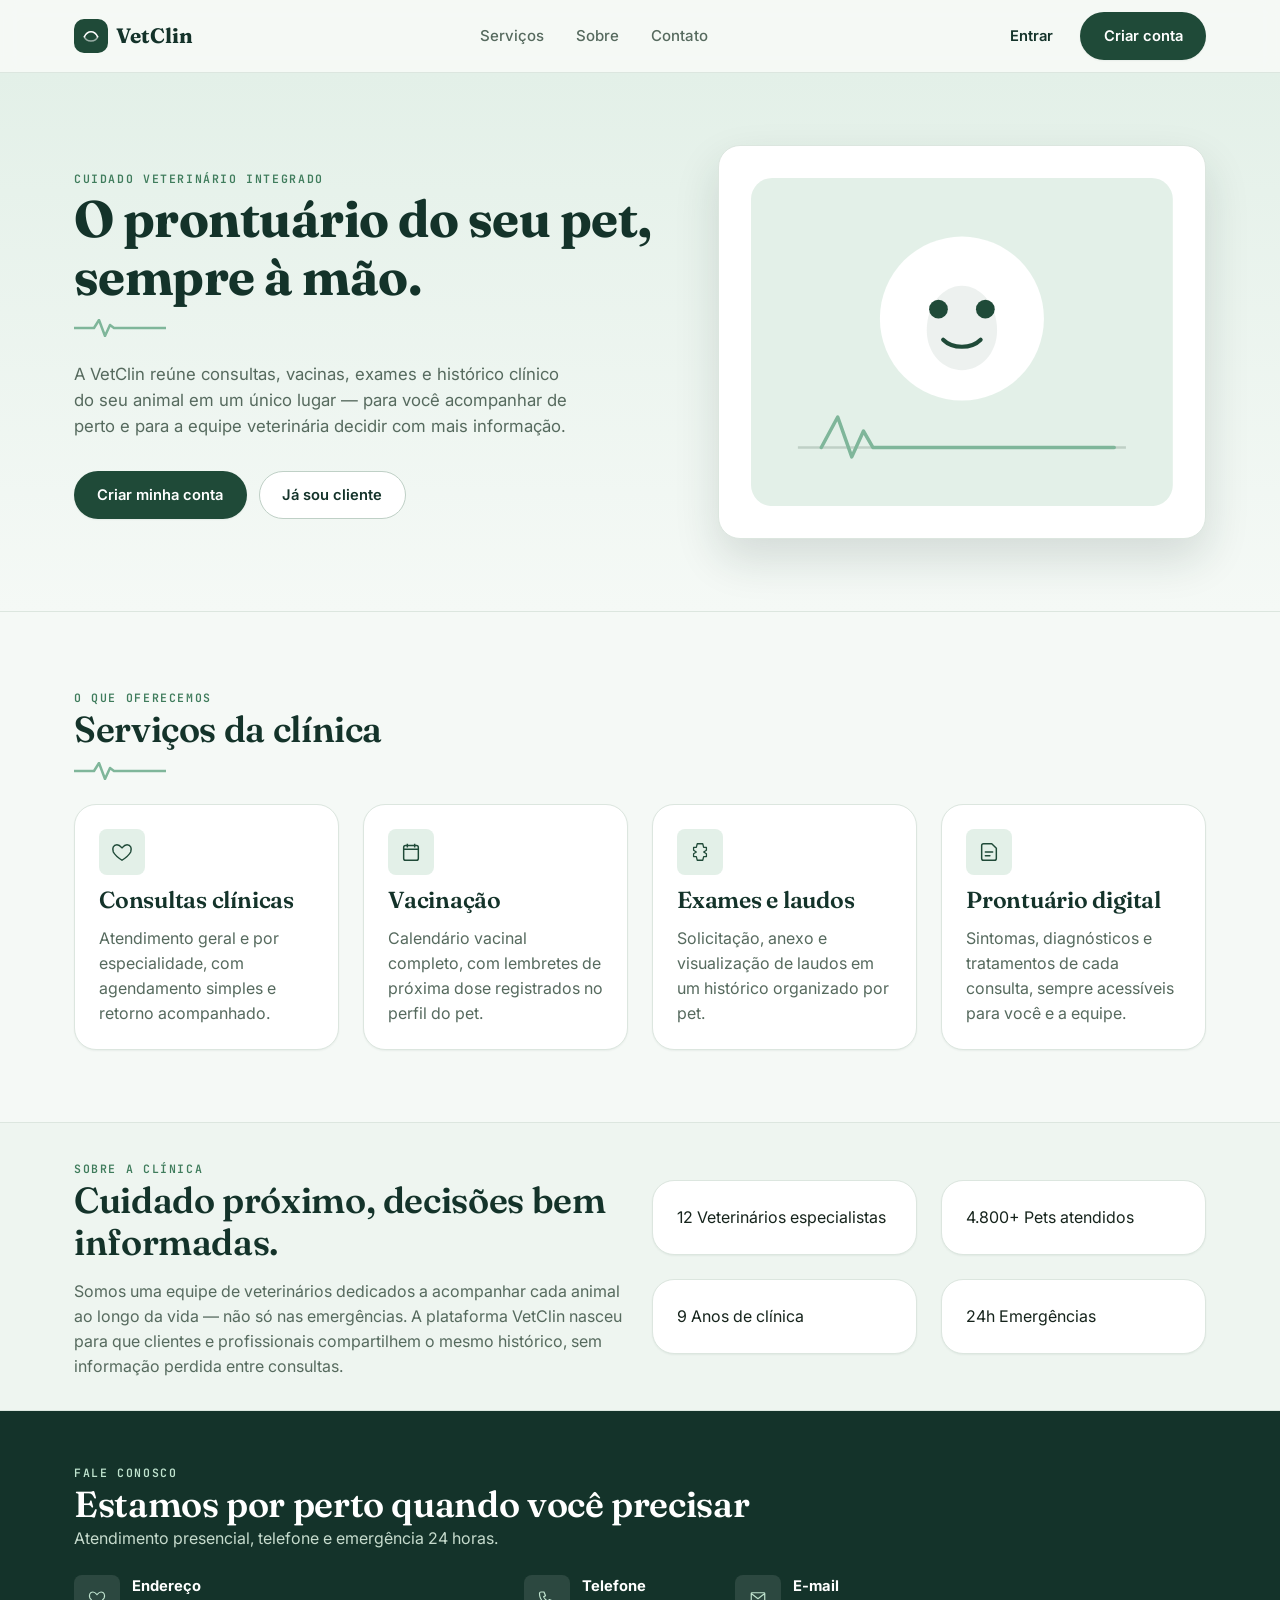
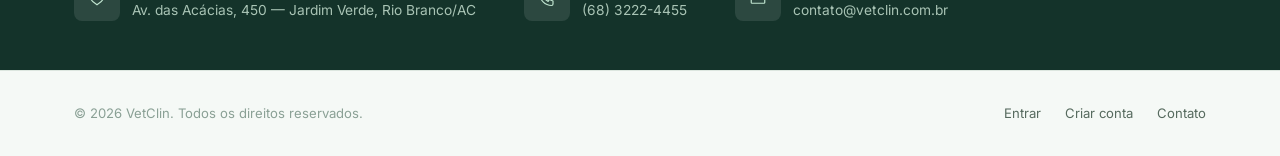
<file: app/index.html>
<!DOCTYPE html>
<html lang="pt-BR">
<head>
  <meta charset="UTF-8">
  <meta name="viewport" content="width=device-width, initial-scale=1.0">
  <title>VetClin — Clínica Veterinária</title>
  <link rel="stylesheet" href="css/style.css">
</head>
<body>

  <!-- ===================== CABEÇALHO PÚBLICO ===================== -->
  <header class="public-header">
    <div class="container public-nav">
      <a href="index.html" class="brand">
        <span class="brand-mark">
          <svg viewBox="0 0 24 24" fill="none" xmlns="http://www.w3.org/2000/svg">
            <path d="M4 13c2-4 4-6 8-6s6 2 8 6" stroke="#fff" stroke-width="1.8" stroke-linecap="round"/>
            <path d="M4 13c1 3 4 5 8 5s7-2 8-5" stroke="#fff" stroke-width="1.8" stroke-linecap="round" opacity="0.55"/>
          </svg>
        </span>
        VetClin
      </a>
      <nav class="public-links">
        <a href="#servicos">Serviços</a>
        <a href="#sobre">Sobre</a>
        <a href="#contato">Contato</a>
      </nav>
      <div class="public-actions">
        <a href="pages/login.html" class="btn btn-ghost">Entrar</a>
        <a href="pages/cadastrar.html" class="btn btn-primary">Criar conta</a>
      </div>
    </div>
  </header>

  <!-- ===================== HERO ===================== -->
  <section class="hero">
    <div class="container hero-inner">
      <div class="hero-copy">
        <span class="eyebrow">Cuidado veterinário integrado</span>
        <h1>O prontuário do seu pet, sempre à mão.</h1>
        <svg class="vital-divider" viewBox="0 0 92 18" xmlns="http://www.w3.org/2000/svg">
          <path d="M0 9h20l5-8 6 16 5-11 4 3h52"/>
        </svg>
        <p>A VetClin reúne consultas, vacinas, exames e histórico clínico do seu animal em um único lugar — para você acompanhar de perto e para a equipe veterinária decidir com mais informação.</p>
        <div class="hero-actions">
          <a href="pages/cadastrar.html" class="btn btn-primary">Criar minha conta</a>
          <a href="pages/login.html" class="btn btn-secondary">Já sou cliente</a>
        </div>
      </div>
      <div class="hero-art">
        <svg viewBox="0 0 360 280" xmlns="http://www.w3.org/2000/svg">
          <rect x="0" y="0" width="360" height="280" rx="18" fill="#E3F0E8"/>
          <circle cx="180" cy="120" r="70" fill="#FFFFFF"/>
          <path d="M150 130c0-22 14-38 30-38s30 16 30 38c0 20-14 34-30 34s-30-14-30-34Z" fill="#1F4A38" opacity="0.08"/>
          <circle cx="160" cy="112" r="8" fill="#1F4A38"/>
          <circle cx="200" cy="112" r="8" fill="#1F4A38"/>
          <path d="M164 138c8 8 24 8 32 0" stroke="#1F4A38" stroke-width="3.5" stroke-linecap="round" fill="none"/>
          <path d="M40 230h280" stroke="#BFD0C6" stroke-width="2"/>
          <path d="M60 230l14-26 12 34 10-22 8 14h206" stroke="#7FB69A" stroke-width="3" fill="none" stroke-linecap="round" stroke-linejoin="round"/>
        </svg>
      </div>
    </div>
  </section>

  <!-- ===================== SERVIÇOS ===================== -->
  <section class="section" id="servicos">
    <div class="container">
      <div class="section-head">
        <span class="eyebrow">O que oferecemos</span>
        <h2>Serviços da clínica</h2>
        <svg class="vital-divider" viewBox="0 0 92 18" xmlns="http://www.w3.org/2000/svg">
          <path d="M0 9h20l5-8 6 16 5-11 4 3h52"/>
        </svg>
      </div>
      <div class="grid grid-4">
        <div class="card service-card">
          <span class="service-icon">
            <svg viewBox="0 0 24 24" width="22" height="22" fill="none"><path d="M12 21s-7-4.5-9.5-9C1 8 2.5 4 6.5 4c2 0 3.5 1.2 5.5 3.5C14 5.2 15.5 4 17.5 4 21.5 4 23 8 21.5 12 19 16.5 12 21 12 21Z" stroke="currentColor" stroke-width="1.6" stroke-linejoin="round"/></svg>
          </span>
          <h3>Consultas clínicas</h3>
          <p>Atendimento geral e por especialidade, com agendamento simples e retorno acompanhado.</p>
        </div>
        <div class="card service-card">
          <span class="service-icon">
            <svg viewBox="0 0 24 24" width="22" height="22" fill="none"><path d="M8 3v4M16 3v4M4 9h16M6 5h12a2 2 0 0 1 2 2v12a2 2 0 0 1-2 2H6a2 2 0 0 1-2-2V7a2 2 0 0 1 2-2Z" stroke="currentColor" stroke-width="1.6"/></svg>
          </span>
          <h3>Vacinação</h3>
          <p>Calendário vacinal completo, com lembretes de próxima dose registrados no perfil do pet.</p>
        </div>
        <div class="card service-card">
          <span class="service-icon">
            <svg viewBox="0 0 24 24" width="22" height="22" fill="none"><path d="M9 3h6l1 4h3v3l-3 2 3 2v3h-3l-1 4H9l-1-4H5v-3l3-2-3-2V7h3l1-4Z" stroke="currentColor" stroke-width="1.4" stroke-linejoin="round"/></svg>
          </span>
          <h3>Exames e laudos</h3>
          <p>Solicitação, anexo e visualização de laudos em um histórico organizado por pet.</p>
        </div>
        <div class="card service-card">
          <span class="service-icon">
            <svg viewBox="0 0 24 24" width="22" height="22" fill="none"><path d="M4 19V5a2 2 0 0 1 2-2h9l5 5v11a2 2 0 0 1-2 2H6a2 2 0 0 1-2-2Z" stroke="currentColor" stroke-width="1.6" stroke-linejoin="round"/><path d="M8 12h8M8 16h5" stroke="currentColor" stroke-width="1.6" stroke-linecap="round"/></svg>
          </span>
          <h3>Prontuário digital</h3>
          <p>Sintomas, diagnósticos e tratamentos de cada consulta, sempre acessíveis para você e a equipe.</p>
        </div>
      </div>
    </div>
  </section>

  <!-- ===================== SOBRE ===================== -->
  <section class="section section--tight" id="sobre" style="background: var(--color-surface-alt); border-block: 1px solid var(--color-border);">
    <div class="container grid grid-2" style="align-items:center;">
      <div>
        <span class="eyebrow">Sobre a clínica</span>
        <h2>Cuidado próximo, decisões bem informadas.</h2>
        <p class="mt-4">Somos uma equipe de veterinários dedicados a acompanhar cada animal ao longo da vida — não só nas emergências. A plataforma VetClin nasceu para que clientes e profissionais compartilhem o mesmo histórico, sem informação perdida entre consultas.</p>
      </div>
      <div class="grid grid-2">
        <div class="card">
          <span class="metric-value">12</span>
          <span class="metric-label">Veterinários especialistas</span>
        </div>
        <div class="card">
          <span class="metric-value">4.800+</span>
          <span class="metric-label">Pets atendidos</span>
        </div>
        <div class="card">
          <span class="metric-value">9</span>
          <span class="metric-label">Anos de clínica</span>
        </div>
        <div class="card">
          <span class="metric-value">24h</span>
          <span class="metric-label">Emergências</span>
        </div>
      </div>
    </div>
  </section>

  <!-- ===================== CONTATO ===================== -->
  <section class="contact-strip" id="contato">
    <div class="container">
      <span class="eyebrow" style="color:#BFE3CE;">Fale conosco</span>
      <h2>Estamos por perto quando você precisar</h2>
      <p>Atendimento presencial, telefone e emergência 24 horas.</p>
      <div class="contact-grid">
        <div class="contact-item">
          <span class="service-icon"><svg viewBox="0 0 24 24" width="18" height="18" fill="none"><path d="M12 21s-7-4.5-9.5-9C1 8 2.5 4 6.5 4c2 0 3.5 1.2 5.5 3.5C14 5.2 15.5 4 17.5 4 21.5 4 23 8 21.5 12 19 16.5 12 21 12 21Z" stroke="currentColor" stroke-width="1.6"/></svg></span>
          <div>
            <strong>Endereço</strong>
            <span>Av. das Acácias, 450 — Jardim Verde, Rio Branco/AC</span>
          </div>
        </div>
        <div class="contact-item">
          <span class="service-icon"><svg viewBox="0 0 24 24" width="18" height="18" fill="none"><path d="M4 4h4l2 5-2.5 1.5a12 12 0 0 0 6 6L15 14l5 2v4a2 2 0 0 1-2 2C9.5 22 2 14.5 2 6a2 2 0 0 1 2-2Z" stroke="currentColor" stroke-width="1.6" stroke-linejoin="round"/></svg></span>
          <div>
            <strong>Telefone</strong>
            <span>(68) 3222-4455</span>
          </div>
        </div>
        <div class="contact-item">
          <span class="service-icon"><svg viewBox="0 0 24 24" width="18" height="18" fill="none"><path d="M3 6l9 7 9-7M4 5h16a1 1 0 0 1 1 1v12a1 1 0 0 1-1 1H4a1 1 0 0 1-1-1V6a1 1 0 0 1 1-1Z" stroke="currentColor" stroke-width="1.6" stroke-linejoin="round"/></svg></span>
          <div>
            <strong>E-mail</strong>
            <span>contato@vetclin.com.br</span>
          </div>
        </div>
      </div>
    </div>
  </section>

  <!-- ===================== RODAPÉ ===================== -->
  <footer class="public-footer">
    <div class="container footer-inner">
      <span>© 2026 VetClin. Todos os direitos reservados.</span>
      <div class="footer-links">
        <a href="pages/login.html">Entrar</a>
        <a href="pages/cadastrar.html">Criar conta</a>
        <a href="#contato">Contato</a>
      </div>
    </div>
  </footer>

</body>
</html>
</file>
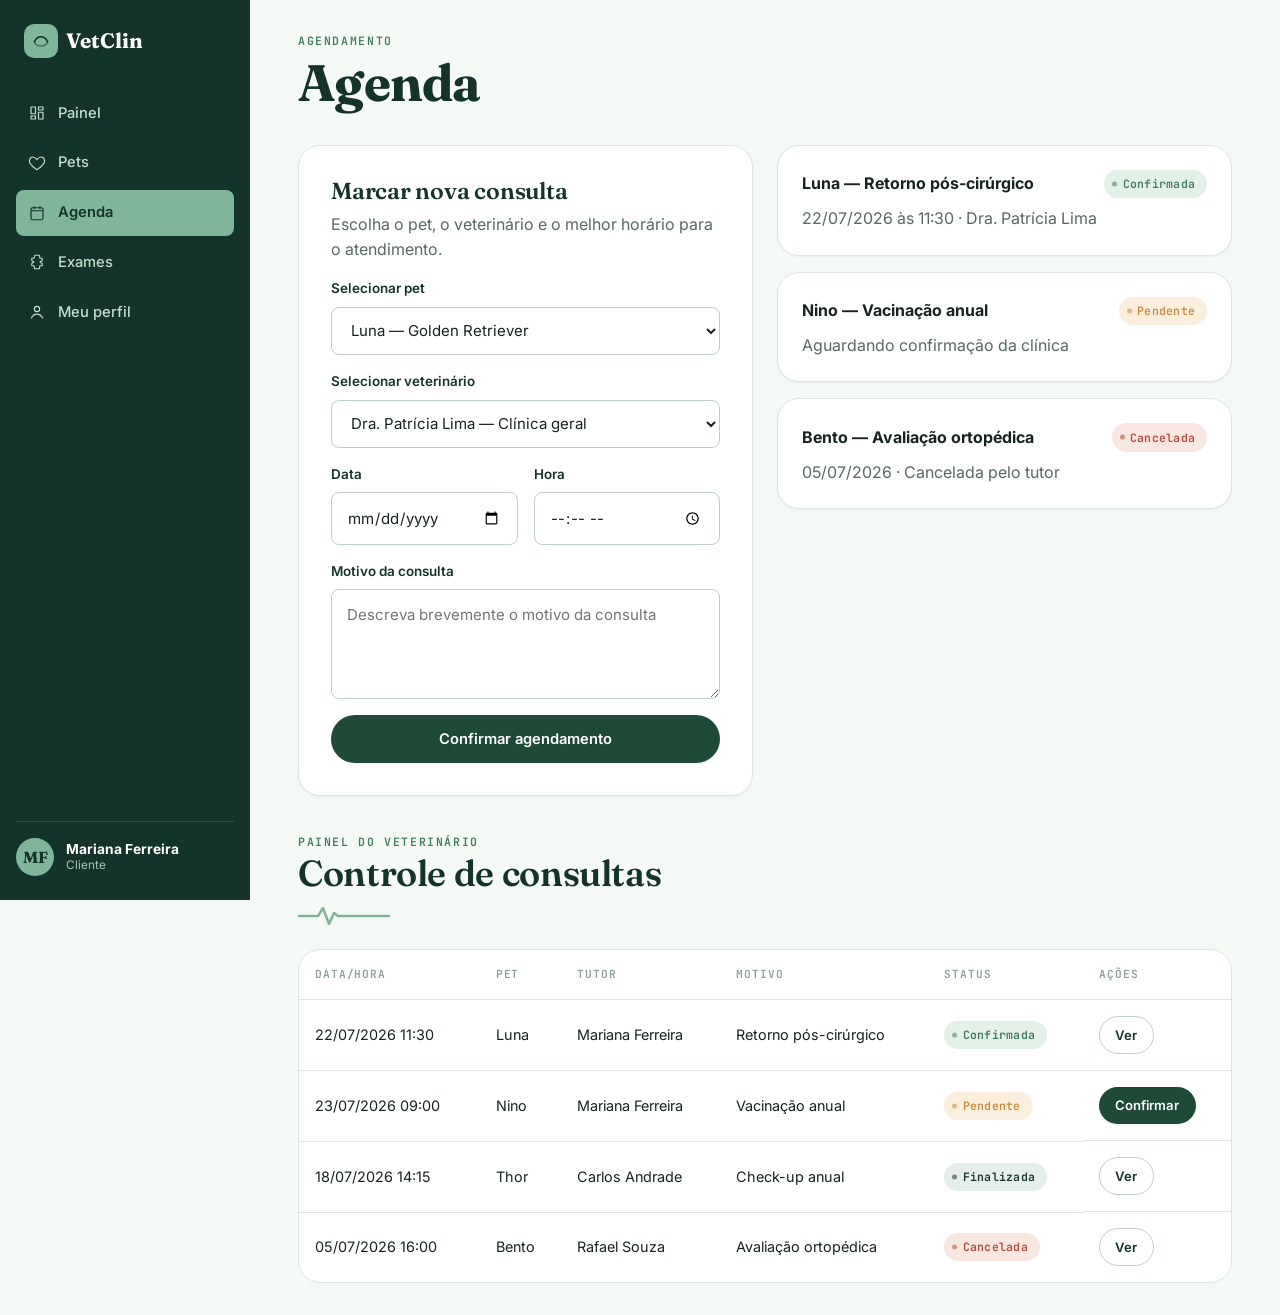
<file: app/pages/agenda.html>
<!DOCTYPE html>
<html lang="pt-BR">
<head>
  <meta charset="UTF-8">
  <meta name="viewport" content="width=device-width, initial-scale=1.0">
  <title>Agenda — VetClin</title>
  <link rel="stylesheet" href="../css/style.css">
</head>
<body>

  <div class="app-shell">

    <!-- ===================== BARRA LATERAL ===================== -->
    <aside class="sidebar">
      <a href="../index.html" class="brand">
        <span class="brand-mark">
          <svg viewBox="0 0 24 24" fill="none" xmlns="http://www.w3.org/2000/svg">
            <path d="M4 13c2-4 4-6 8-6s6 2 8 6" stroke="#14332A" stroke-width="1.8" stroke-linecap="round"/>
            <path d="M4 13c1 3 4 5 8 5s7-2 8-5" stroke="#14332A" stroke-width="1.8" stroke-linecap="round" opacity="0.55"/>
          </svg>
        </span>
        VetClin
      </a>
      <nav class="sidebar-nav">
        <a href="dashboard.html">
          <svg viewBox="0 0 24 24" fill="none"><path d="M4 13h6V4H4v9ZM14 20h6v-9h-6v9ZM4 20h6v-4H4v4ZM14 4v4h6V4h-6Z" stroke="currentColor" stroke-width="1.6" stroke-linejoin="round"/></svg>
          Painel
        </a>
        <a href="pets.html">
          <svg viewBox="0 0 24 24" fill="none"><path d="M12 21s-7-4.5-9.5-9C1 8 2.5 4 6.5 4c2 0 3.5 1.2 5.5 3.5C14 5.2 15.5 4 17.5 4 21.5 4 23 8 21.5 12 19 16.5 12 21 12 21Z" stroke="currentColor" stroke-width="1.6" stroke-linejoin="round"/></svg>
          Pets
        </a>
        <a href="agenda.html" class="active">
          <svg viewBox="0 0 24 24" fill="none"><path d="M8 3v4M16 3v4M4 9h16M6 5h12a2 2 0 0 1 2 2v12a2 2 0 0 1-2 2H6a2 2 0 0 1-2-2V7a2 2 0 0 1 2-2Z" stroke="currentColor" stroke-width="1.6"/></svg>
          Agenda
        </a>
        <a href="exames.html">
          <svg viewBox="0 0 24 24" fill="none"><path d="M9 3h6l1 4h3v3l-3 2 3 2v3h-3l-1 4H9l-1-4H5v-3l3-2-3-2V7h3l1-4Z" stroke="currentColor" stroke-width="1.4" stroke-linejoin="round"/></svg>
          Exames
        </a>
        <a href="perfil.html">
          <svg viewBox="0 0 24 24" fill="none"><circle cx="12" cy="8" r="3.5" stroke="currentColor" stroke-width="1.6"/><path d="M4.5 20c1.6-3.5 4.4-5.3 7.5-5.3S17.9 16.5 19.5 20" stroke="currentColor" stroke-width="1.6" stroke-linecap="round"/></svg>
          Meu perfil
        </a>
      </nav>
      <div class="sidebar-foot">
        <span class="avatar">MF</span>
        <div class="who">
          <strong>Mariana Ferreira</strong>
          <span>Cliente</span>
        </div>
      </div>
    </aside>

    <!-- ===================== CONTEÚDO ===================== -->
    <main class="app-main">
      <div class="app-topbar">
        <div>
          <span class="eyebrow">Agendamento</span>
          <h1>Agenda</h1>
        </div>
      </div>

      <div class="grid grid-2" style="align-items:start;">

        <!-- ============ FORMULÁRIO DE MARCAÇÃO (CLIENTE) ============ -->
        <div class="form-card">
          <h3 class="mb-2">Marcar nova consulta</h3>
          <p class="text-muted mb-4">Escolha o pet, o veterinário e o melhor horário para o atendimento.</p>
          <form action="#" method="post">
            <div class="field">
              <label for="pet">Selecionar pet</label>
              <select class="input" id="pet" name="pet">
                <option>Luna — Golden Retriever</option>
                <option>Nino — Gato Siamês</option>
                <option>Bento — Vira-lata caramelo</option>
              </select>
            </div>
            <div class="field">
              <label for="veterinario">Selecionar veterinário</label>
              <select class="input" id="veterinario" name="veterinario">
                <option>Dra. Patrícia Lima — Clínica geral</option>
                <option>Dr. Eduardo Nogueira — Dermatologia</option>
                <option>Dra. Camila Duarte — Ortopedia</option>
              </select>
            </div>
            <div class="form-row">
              <div class="field">
                <label for="data">Data</label>
                <input class="input" type="date" id="data" name="data">
              </div>
              <div class="field">
                <label for="hora">Hora</label>
                <input class="input" type="time" id="hora" name="hora">
              </div>
            </div>
            <div class="field">
              <label for="motivo">Motivo da consulta</label>
              <textarea class="input" id="motivo" name="motivo" placeholder="Descreva brevemente o motivo da consulta"></textarea>
            </div>
            <button type="submit" class="btn btn-primary btn-block">Confirmar agendamento</button>
          </form>
        </div>

        <!-- ============ PRÓXIMOS COMPROMISSOS (CLIENTE) ============ -->
        <div class="flex" style="flex-direction:column; gap: var(--space-4);">
          <div class="card">
            <div class="flex-between mb-2">
              <strong>Luna — Retorno pós-cirúrgico</strong>
              <span class="tag tag-confirmed">Confirmada</span>
            </div>
            <p class="text-muted">22/07/2026 às 11:30 · Dra. Patrícia Lima</p>
          </div>
          <div class="card">
            <div class="flex-between mb-2">
              <strong>Nino — Vacinação anual</strong>
              <span class="tag tag-pending">Pendente</span>
            </div>
            <p class="text-muted">Aguardando confirmação da clínica</p>
          </div>
          <div class="card">
            <div class="flex-between mb-2">
              <strong>Bento — Avaliação ortopédica</strong>
              <span class="tag tag-cancelled">Cancelada</span>
            </div>
            <p class="text-muted">05/07/2026 · Cancelada pelo tutor</p>
          </div>
        </div>
      </div>

      <!-- ============ PAINEL DE CONTROLE (VETERINÁRIO) ============ -->
      <section class="section-head mt-6">
        <span class="eyebrow">Painel do veterinário</span>
        <h2>Controle de consultas</h2>
        <svg class="vital-divider" viewBox="0 0 92 18" xmlns="http://www.w3.org/2000/svg"><path d="M0 9h20l5-8 6 16 5-11 4 3h52"/></svg>
      </section>
      <div class="table-wrap">
        <table>
          <thead>
            <tr>
              <th>Data/hora</th>
              <th>Pet</th>
              <th>Tutor</th>
              <th>Motivo</th>
              <th>Status</th>
              <th>Ações</th>
            </tr>
          </thead>
          <tbody>
            <tr>
              <td>22/07/2026 11:30</td>
              <td>Luna</td>
              <td>Mariana Ferreira</td>
              <td>Retorno pós-cirúrgico</td>
              <td><span class="tag tag-confirmed">Confirmada</span></td>
              <td class="flex gap-2"><a href="#" class="btn btn-sm btn-secondary">Ver</a></td>
            </tr>
            <tr>
              <td>23/07/2026 09:00</td>
              <td>Nino</td>
              <td>Mariana Ferreira</td>
              <td>Vacinação anual</td>
              <td><span class="tag tag-pending">Pendente</span></td>
              <td class="flex gap-2"><a href="#" class="btn btn-sm btn-primary">Confirmar</a></td>
            </tr>
            <tr>
              <td>18/07/2026 14:15</td>
              <td>Thor</td>
              <td>Carlos Andrade</td>
              <td>Check-up anual</td>
              <td><span class="tag tag-done">Finalizada</span></td>
              <td class="flex gap-2"><a href="#" class="btn btn-sm btn-secondary">Ver</a></td>
            </tr>
            <tr>
              <td>05/07/2026 16:00</td>
              <td>Bento</td>
              <td>Rafael Souza</td>
              <td>Avaliação ortopédica</td>
              <td><span class="tag tag-cancelled">Cancelada</span></td>
              <td class="flex gap-2"><a href="#" class="btn btn-sm btn-secondary">Ver</a></td>
            </tr>
          </tbody>
        </table>
      </div>
    </main>
  </div>

</body>
</html>
</file>
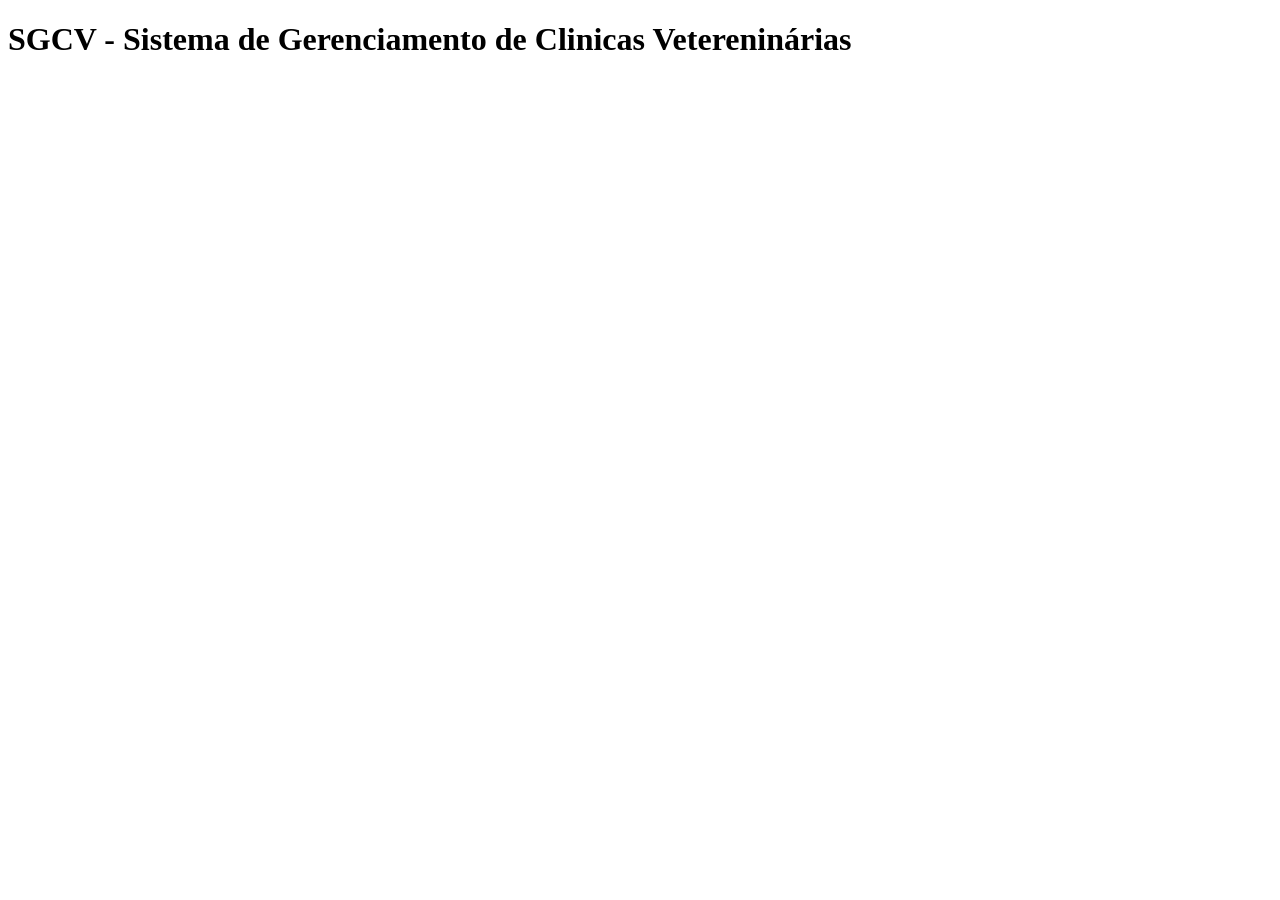
<file: app/pages/appointments.html>
<!DOCTYPE html>
<html lang="pt-br">
    <head>
        <meta charset="UTF-8">
        <meta name="viewport" content="width=device-width, initial-scale=1.0">
        <title>Página de Agenda</title>
    </head>
    
    <body>
        <h1>SGCV - Sistema de Gerenciamento de Clinicas Vetereninárias</h1>
    </body>
</html>
</file>
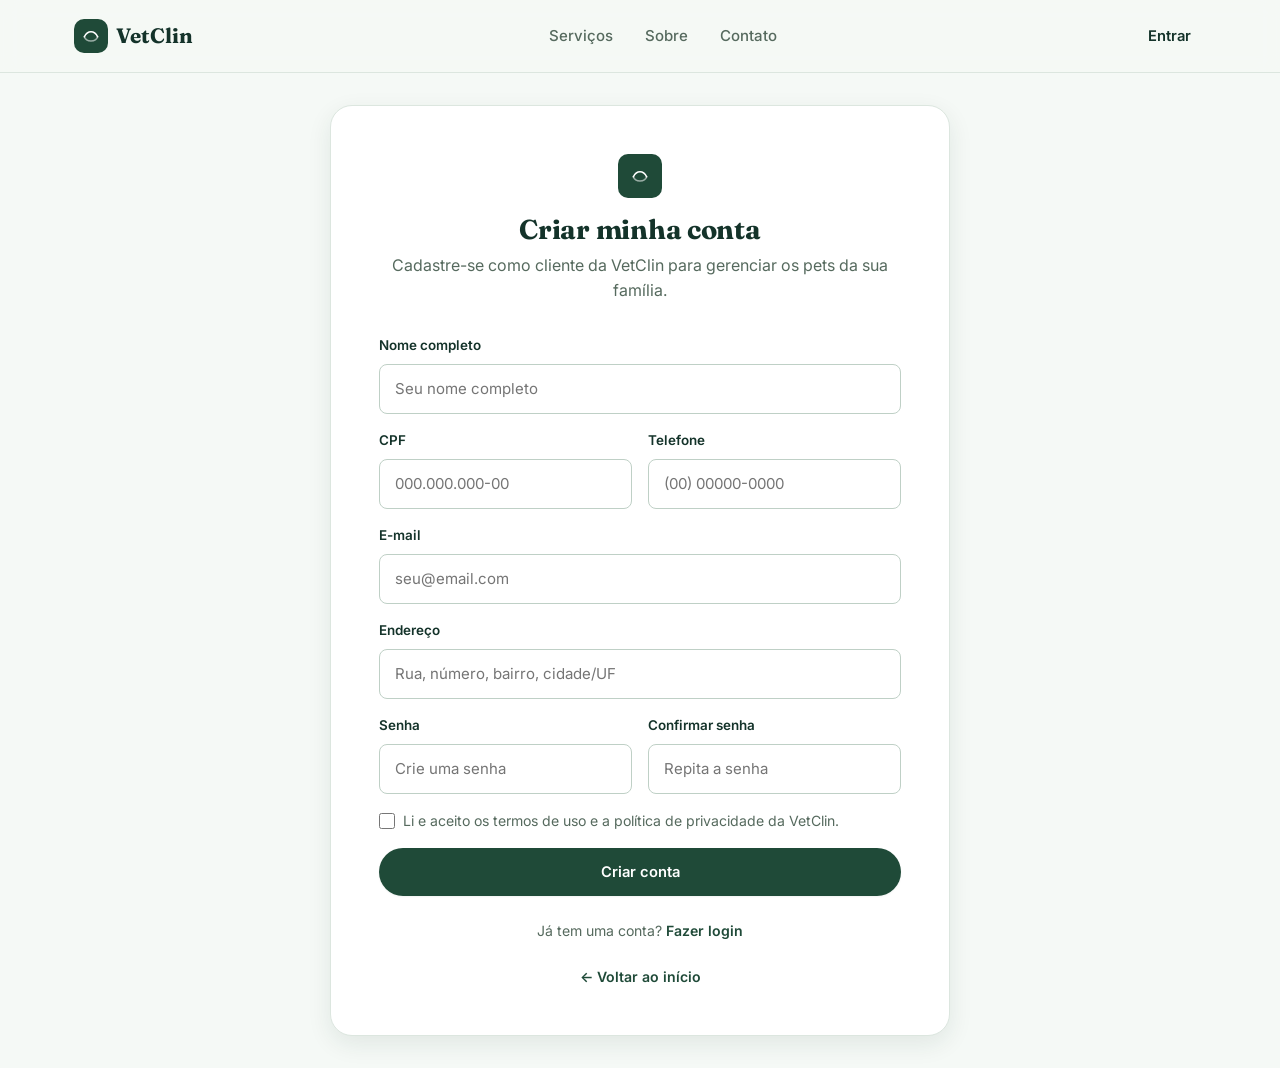
<file: app/pages/cadastrar.html>
<!DOCTYPE html>
<html lang="pt-BR">
<head>
  <meta charset="UTF-8">
  <meta name="viewport" content="width=device-width, initial-scale=1.0">
  <title>Criar conta — VetClin</title>
  <link rel="stylesheet" href="../css/style.css">
</head>
<body>

  <!-- ===================== CABEÇALHO PÚBLICO ===================== -->
  <header class="public-header">
    <div class="container public-nav">
      <a href="../index.html" class="brand">
        <span class="brand-mark">
          <svg viewBox="0 0 24 24" fill="none" xmlns="http://www.w3.org/2000/svg">
            <path d="M4 13c2-4 4-6 8-6s6 2 8 6" stroke="#fff" stroke-width="1.8" stroke-linecap="round"/>
            <path d="M4 13c1 3 4 5 8 5s7-2 8-5" stroke="#fff" stroke-width="1.8" stroke-linecap="round" opacity="0.55"/>
          </svg>
        </span>
        VetClin
      </a>
      <nav class="public-links">
        <a href="../index.html#servicos">Serviços</a>
        <a href="../index.html#sobre">Sobre</a>
        <a href="../index.html#contato">Contato</a>
      </nav>
      <div class="public-actions">
        <a href="login.html" class="btn btn-ghost">Entrar</a>
      </div>
    </div>
  </header>

  <!-- ===================== FORMULÁRIO DE CADASTRO (Cliente) ===================== -->
  <main class="auth-shell">
    <div class="auth-card wide">
      <span class="brand-mark" style="width:44px;height:44px;">
        <svg viewBox="0 0 24 24" fill="none" xmlns="http://www.w3.org/2000/svg">
          <path d="M4 13c2-4 4-6 8-6s6 2 8 6" stroke="#fff" stroke-width="1.8" stroke-linecap="round"/>
          <path d="M4 13c1 3 4 5 8 5s7-2 8-5" stroke="#fff" stroke-width="1.8" stroke-linecap="round" opacity="0.55"/>
        </svg>
      </span>
      <h1>Criar minha conta</h1>
      <p class="lead text-muted">Cadastre-se como cliente da VetClin para gerenciar os pets da sua família.</p>

      <form action="#" method="post">
        <div class="field">
          <label for="nome">Nome completo</label>
          <input class="input" type="text" id="nome" name="nome" placeholder="Seu nome completo" required>
        </div>

        <div class="form-row">
          <div class="field">
            <label for="cpf">CPF</label>
            <input class="input" type="text" id="cpf" name="cpf" placeholder="000.000.000-00" required>
          </div>
          <div class="field">
            <label for="telefone">Telefone</label>
            <input class="input" type="tel" id="telefone" name="telefone" placeholder="(00) 00000-0000" required>
          </div>
        </div>

        <div class="field">
          <label for="email">E-mail</label>
          <input class="input" type="email" id="email" name="email" placeholder="seu@email.com" required>
        </div>

        <div class="field">
          <label for="endereco">Endereço</label>
          <input class="input" type="text" id="endereco" name="endereco" placeholder="Rua, número, bairro, cidade/UF">
        </div>

        <div class="form-row">
          <div class="field">
            <label for="senha">Senha</label>
            <input class="input" type="password" id="senha" name="senha" placeholder="Crie uma senha" required>
          </div>
          <div class="field">
            <label for="senha2">Confirmar senha</label>
            <input class="input" type="password" id="senha2" name="senha2" placeholder="Repita a senha" required>
          </div>
        </div>

        <label class="checkbox-row mb-4">
          <input type="checkbox" name="termos" required>
          Li e aceito os termos de uso e a política de privacidade da VetClin.
        </label>

        <button type="submit" class="btn btn-primary btn-block">Criar conta</button>
      </form>

      <p class="auth-foot">
        Já tem uma conta? <a href="login.html">Fazer login</a>
      </p>
      <p class="auth-foot">
        <a href="../index.html">← Voltar ao início</a>
      </p>
    </div>
  </main>

</body>
</html>
</file>
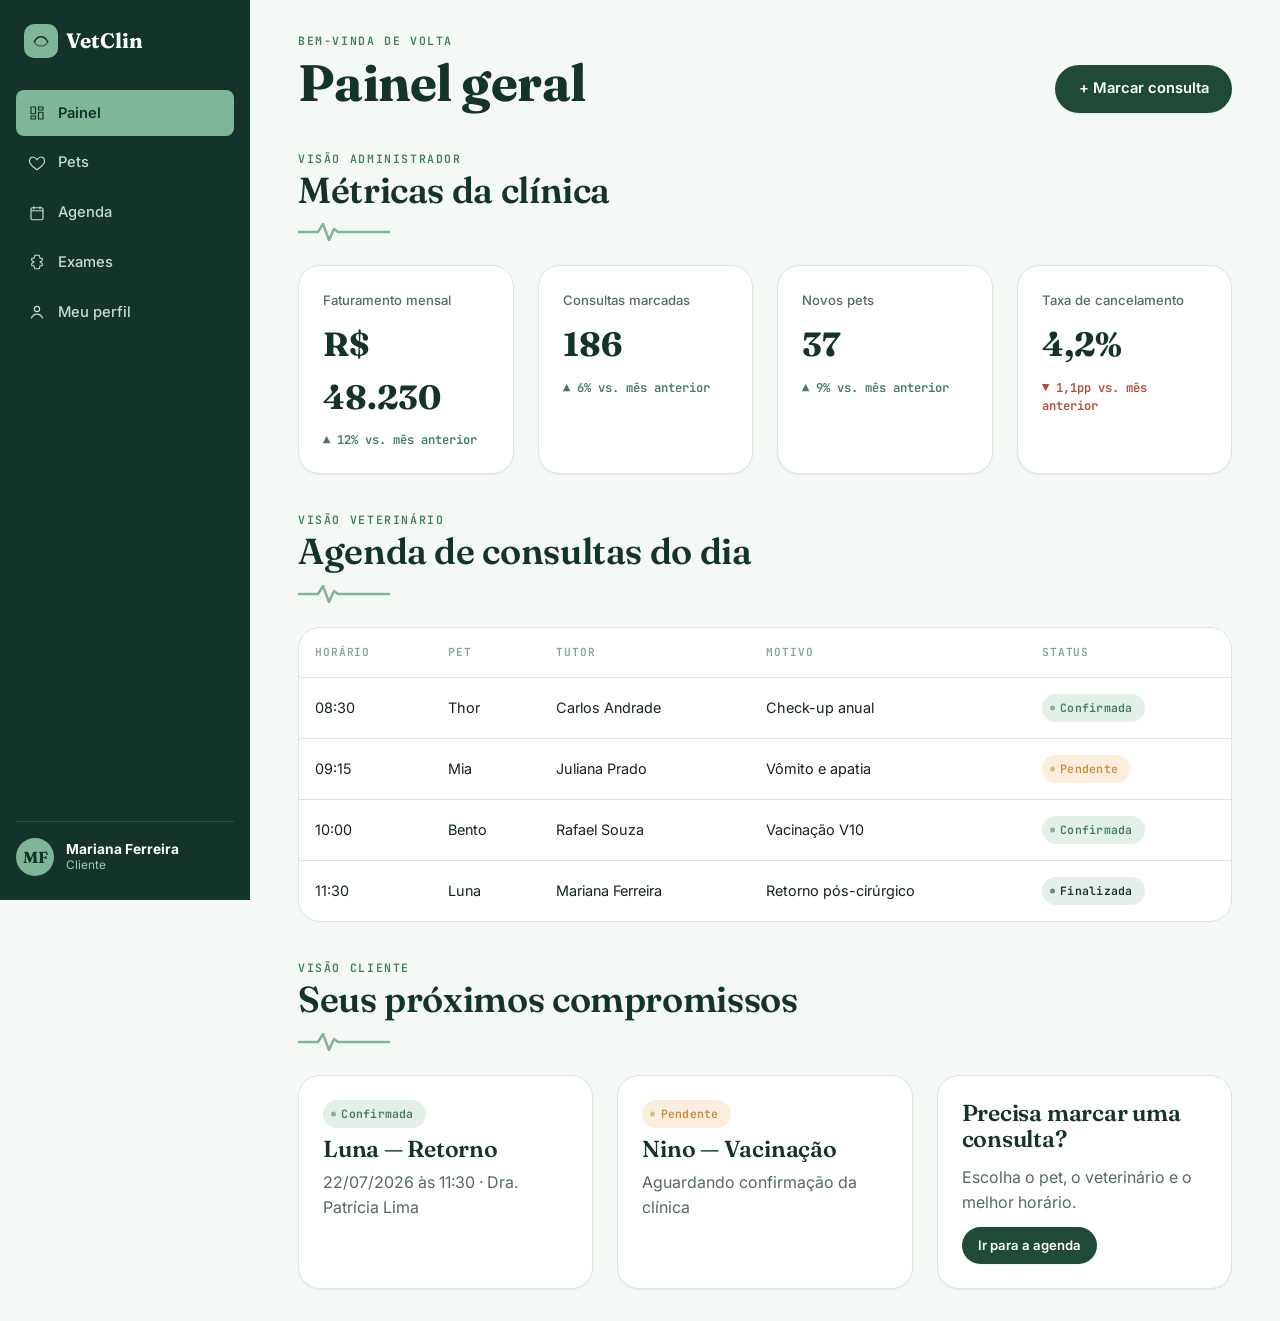
<file: app/pages/dashboard.html>
<!DOCTYPE html>
<html lang="pt-BR">
<head>
  <meta charset="UTF-8">
  <meta name="viewport" content="width=device-width, initial-scale=1.0">
  <title>Painel — VetClin</title>
  <link rel="stylesheet" href="../css/style.css">
</head>
<body>

  <div class="app-shell">

    <!-- ===================== BARRA LATERAL (área logada) ===================== -->
    <aside class="sidebar">
      <a href="../index.html" class="brand">
        <span class="brand-mark">
          <svg viewBox="0 0 24 24" fill="none" xmlns="http://www.w3.org/2000/svg">
            <path d="M4 13c2-4 4-6 8-6s6 2 8 6" stroke="#14332A" stroke-width="1.8" stroke-linecap="round"/>
            <path d="M4 13c1 3 4 5 8 5s7-2 8-5" stroke="#14332A" stroke-width="1.8" stroke-linecap="round" opacity="0.55"/>
          </svg>
        </span>
        VetClin
      </a>
      <nav class="sidebar-nav">
        <a href="dashboard.html" class="active">
          <svg viewBox="0 0 24 24" fill="none"><path d="M4 13h6V4H4v9ZM14 20h6v-9h-6v9ZM4 20h6v-4H4v4ZM14 4v4h6V4h-6Z" stroke="currentColor" stroke-width="1.6" stroke-linejoin="round"/></svg>
          Painel
        </a>
        <a href="pets.html">
          <svg viewBox="0 0 24 24" fill="none"><path d="M12 21s-7-4.5-9.5-9C1 8 2.5 4 6.5 4c2 0 3.5 1.2 5.5 3.5C14 5.2 15.5 4 17.5 4 21.5 4 23 8 21.5 12 19 16.5 12 21 12 21Z" stroke="currentColor" stroke-width="1.6" stroke-linejoin="round"/></svg>
          Pets
        </a>
        <a href="agenda.html">
          <svg viewBox="0 0 24 24" fill="none"><path d="M8 3v4M16 3v4M4 9h16M6 5h12a2 2 0 0 1 2 2v12a2 2 0 0 1-2 2H6a2 2 0 0 1-2-2V7a2 2 0 0 1 2-2Z" stroke="currentColor" stroke-width="1.6"/></svg>
          Agenda
        </a>
        <a href="exames.html">
          <svg viewBox="0 0 24 24" fill="none"><path d="M9 3h6l1 4h3v3l-3 2 3 2v3h-3l-1 4H9l-1-4H5v-3l3-2-3-2V7h3l1-4Z" stroke="currentColor" stroke-width="1.4" stroke-linejoin="round"/></svg>
          Exames
        </a>
        <a href="perfil.html">
          <svg viewBox="0 0 24 24" fill="none"><circle cx="12" cy="8" r="3.5" stroke="currentColor" stroke-width="1.6"/><path d="M4.5 20c1.6-3.5 4.4-5.3 7.5-5.3S17.9 16.5 19.5 20" stroke="currentColor" stroke-width="1.6" stroke-linecap="round"/></svg>
          Meu perfil
        </a>
      </nav>
      <div class="sidebar-foot">
        <span class="avatar">MF</span>
        <div class="who">
          <strong>Mariana Ferreira</strong>
          <span>Cliente</span>
        </div>
      </div>
    </aside>

    <!-- ===================== CONTEÚDO ===================== -->
    <main class="app-main">
      <div class="app-topbar">
        <div>
          <span class="eyebrow">Bem-vinda de volta</span>
          <h1>Painel geral</h1>
        </div>
        <a href="agenda.html" class="btn btn-primary">+ Marcar consulta</a>
      </div>

      <!-- =============== VISÃO ADMINISTRADOR =============== -->
      <section class="section-head mt-6">
        <span class="eyebrow">Visão administrador</span>
        <h2>Métricas da clínica</h2>
        <svg class="vital-divider" viewBox="0 0 92 18" xmlns="http://www.w3.org/2000/svg"><path d="M0 9h20l5-8 6 16 5-11 4 3h52"/></svg>
      </section>
      <div class="grid grid-4 mb-6">
        <div class="card metric-card">
          <span class="metric-label">Faturamento mensal</span>
          <span class="metric-value">R$ 48.230</span>
          <span class="metric-delta up">▲ 12% vs. mês anterior</span>
        </div>
        <div class="card metric-card">
          <span class="metric-label">Consultas marcadas</span>
          <span class="metric-value">186</span>
          <span class="metric-delta up">▲ 6% vs. mês anterior</span>
        </div>
        <div class="card metric-card">
          <span class="metric-label">Novos pets</span>
          <span class="metric-value">37</span>
          <span class="metric-delta up">▲ 9% vs. mês anterior</span>
        </div>
        <div class="card metric-card">
          <span class="metric-label">Taxa de cancelamento</span>
          <span class="metric-value">4,2%</span>
          <span class="metric-delta down">▼ 1,1pp vs. mês anterior</span>
        </div>
      </div>

      <!-- =============== VISÃO VETERINÁRIO =============== -->
      <section class="section-head mt-6">
        <span class="eyebrow">Visão veterinário</span>
        <h2>Agenda de consultas do dia</h2>
        <svg class="vital-divider" viewBox="0 0 92 18" xmlns="http://www.w3.org/2000/svg"><path d="M0 9h20l5-8 6 16 5-11 4 3h52"/></svg>
      </section>
      <div class="table-wrap mb-6">
        <table>
          <thead>
            <tr>
              <th>Horário</th>
              <th>Pet</th>
              <th>Tutor</th>
              <th>Motivo</th>
              <th>Status</th>
            </tr>
          </thead>
          <tbody>
            <tr>
              <td>08:30</td>
              <td>Thor</td>
              <td>Carlos Andrade</td>
              <td>Check-up anual</td>
              <td><span class="tag tag-confirmed">Confirmada</span></td>
            </tr>
            <tr>
              <td>09:15</td>
              <td>Mia</td>
              <td>Juliana Prado</td>
              <td>Vômito e apatia</td>
              <td><span class="tag tag-pending">Pendente</span></td>
            </tr>
            <tr>
              <td>10:00</td>
              <td>Bento</td>
              <td>Rafael Souza</td>
              <td>Vacinação V10</td>
              <td><span class="tag tag-confirmed">Confirmada</span></td>
            </tr>
            <tr>
              <td>11:30</td>
              <td>Luna</td>
              <td>Mariana Ferreira</td>
              <td>Retorno pós-cirúrgico</td>
              <td><span class="tag tag-done">Finalizada</span></td>
            </tr>
          </tbody>
        </table>
      </div>

      <!-- =============== VISÃO CLIENTE =============== -->
      <section class="section-head mt-6">
        <span class="eyebrow">Visão cliente</span>
        <h2>Seus próximos compromissos</h2>
        <svg class="vital-divider" viewBox="0 0 92 18" xmlns="http://www.w3.org/2000/svg"><path d="M0 9h20l5-8 6 16 5-11 4 3h52"/></svg>
      </section>
      <div class="grid grid-3">
        <div class="card">
          <span class="tag tag-confirmed mb-2">Confirmada</span>
          <h3>Luna — Retorno</h3>
          <p class="text-muted mt-2">22/07/2026 às 11:30 · Dra. Patrícia Lima</p>
        </div>
        <div class="card">
          <span class="tag tag-pending mb-2">Pendente</span>
          <h3>Nino — Vacinação</h3>
          <p class="text-muted mt-2">Aguardando confirmação da clínica</p>
        </div>
        <div class="card flex" style="flex-direction:column; justify-content:center; align-items:flex-start; gap: var(--space-3);">
          <h3>Precisa marcar uma consulta?</h3>
          <p class="text-muted">Escolha o pet, o veterinário e o melhor horário.</p>
          <a href="agenda.html" class="btn btn-primary btn-sm">Ir para a agenda</a>
        </div>
      </div>
    </main>
  </div>

</body>
</html>
</file>
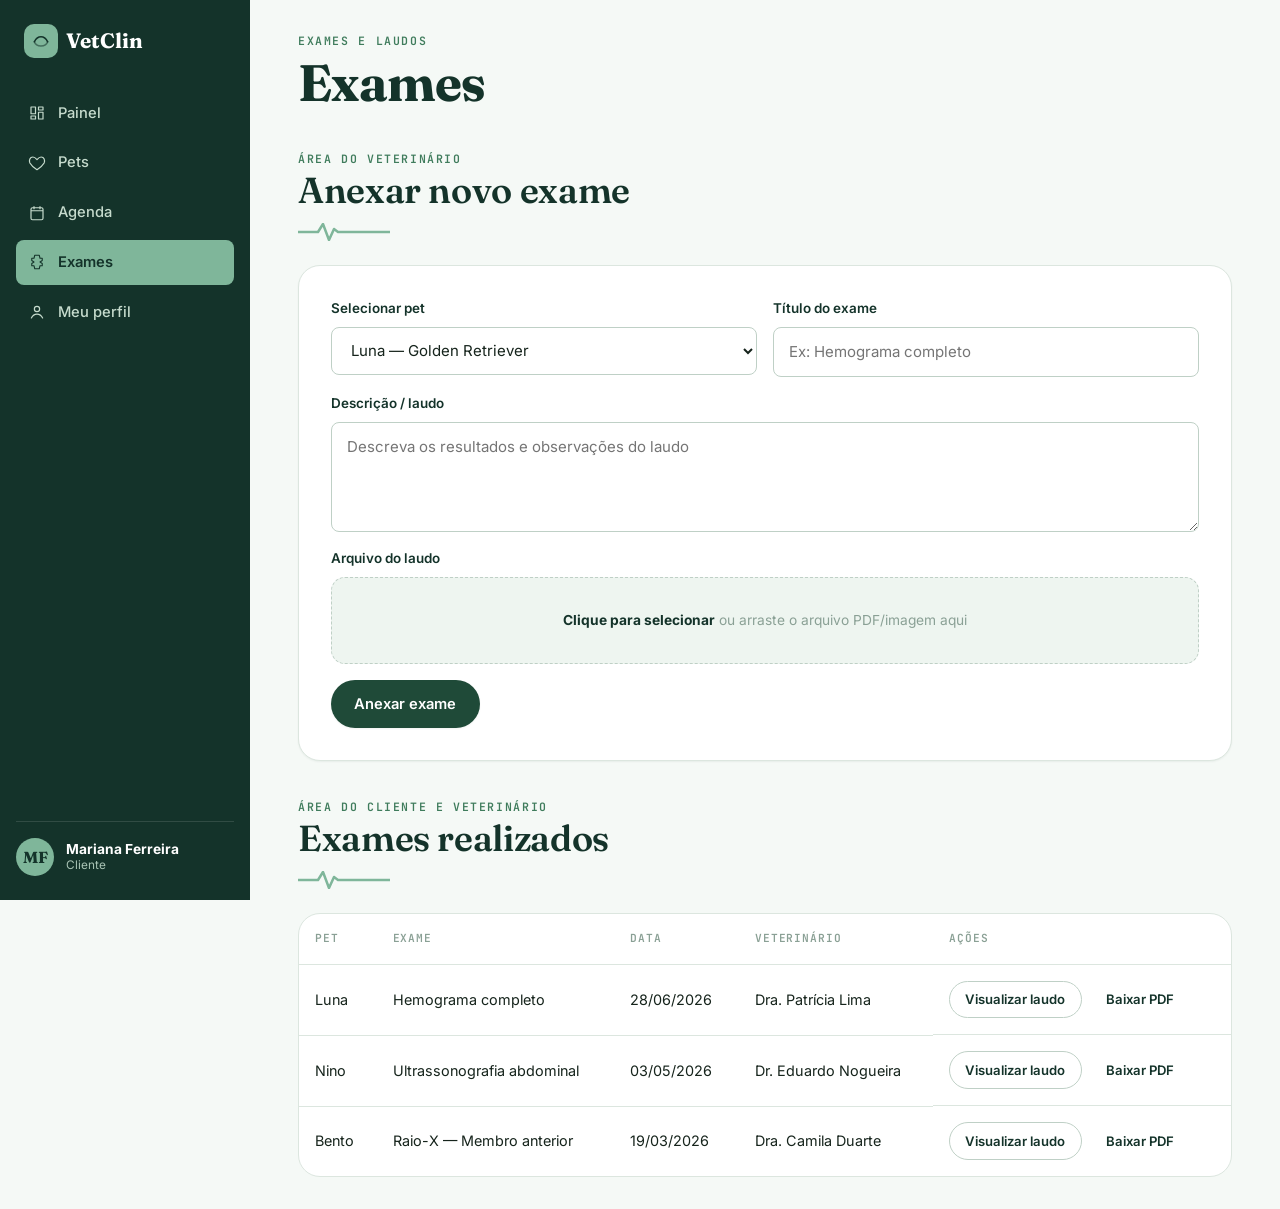
<file: app/pages/exames.html>
<!DOCTYPE html>
<html lang="pt-BR">
<head>
  <meta charset="UTF-8">
  <meta name="viewport" content="width=device-width, initial-scale=1.0">
  <title>Exames — VetClin</title>
  <link rel="stylesheet" href="../css/style.css">
</head>
<body>

  <div class="app-shell">

    <!-- ===================== BARRA LATERAL ===================== -->
    <aside class="sidebar">
      <a href="../index.html" class="brand">
        <span class="brand-mark">
          <svg viewBox="0 0 24 24" fill="none" xmlns="http://www.w3.org/2000/svg">
            <path d="M4 13c2-4 4-6 8-6s6 2 8 6" stroke="#14332A" stroke-width="1.8" stroke-linecap="round"/>
            <path d="M4 13c1 3 4 5 8 5s7-2 8-5" stroke="#14332A" stroke-width="1.8" stroke-linecap="round" opacity="0.55"/>
          </svg>
        </span>
        VetClin
      </a>
      <nav class="sidebar-nav">
        <a href="dashboard.html">
          <svg viewBox="0 0 24 24" fill="none"><path d="M4 13h6V4H4v9ZM14 20h6v-9h-6v9ZM4 20h6v-4H4v4ZM14 4v4h6V4h-6Z" stroke="currentColor" stroke-width="1.6" stroke-linejoin="round"/></svg>
          Painel
        </a>
        <a href="pets.html">
          <svg viewBox="0 0 24 24" fill="none"><path d="M12 21s-7-4.5-9.5-9C1 8 2.5 4 6.5 4c2 0 3.5 1.2 5.5 3.5C14 5.2 15.5 4 17.5 4 21.5 4 23 8 21.5 12 19 16.5 12 21 12 21Z" stroke="currentColor" stroke-width="1.6" stroke-linejoin="round"/></svg>
          Pets
        </a>
        <a href="agenda.html">
          <svg viewBox="0 0 24 24" fill="none"><path d="M8 3v4M16 3v4M4 9h16M6 5h12a2 2 0 0 1 2 2v12a2 2 0 0 1-2 2H6a2 2 0 0 1-2-2V7a2 2 0 0 1 2-2Z" stroke="currentColor" stroke-width="1.6"/></svg>
          Agenda
        </a>
        <a href="exames.html" class="active">
          <svg viewBox="0 0 24 24" fill="none"><path d="M9 3h6l1 4h3v3l-3 2 3 2v3h-3l-1 4H9l-1-4H5v-3l3-2-3-2V7h3l1-4Z" stroke="currentColor" stroke-width="1.4" stroke-linejoin="round"/></svg>
          Exames
        </a>
        <a href="perfil.html">
          <svg viewBox="0 0 24 24" fill="none"><circle cx="12" cy="8" r="3.5" stroke="currentColor" stroke-width="1.6"/><path d="M4.5 20c1.6-3.5 4.4-5.3 7.5-5.3S17.9 16.5 19.5 20" stroke="currentColor" stroke-width="1.6" stroke-linecap="round"/></svg>
          Meu perfil
        </a>
      </nav>
      <div class="sidebar-foot">
        <span class="avatar">MF</span>
        <div class="who">
          <strong>Mariana Ferreira</strong>
          <span>Cliente</span>
        </div>
      </div>
    </aside>

    <!-- ===================== CONTEÚDO ===================== -->
    <main class="app-main">
      <div class="app-topbar">
        <div>
          <span class="eyebrow">Exames e laudos</span>
          <h1>Exames</h1>
        </div>
      </div>

      <!-- ============ ÁREA DO VETERINÁRIO: ANEXAR EXAME ============ -->
      <section class="section-head mt-2">
        <span class="eyebrow">Área do veterinário</span>
        <h2>Anexar novo exame</h2>
        <svg class="vital-divider" viewBox="0 0 92 18" xmlns="http://www.w3.org/2000/svg"><path d="M0 9h20l5-8 6 16 5-11 4 3h52"/></svg>
      </section>
      <div class="form-card mb-6">
        <form action="#" method="post">
          <div class="form-row">
            <div class="field">
              <label for="pet-exame">Selecionar pet</label>
              <select class="input" id="pet-exame" name="pet">
                <option>Luna — Golden Retriever</option>
                <option>Nino — Gato Siamês</option>
                <option>Bento — Vira-lata caramelo</option>
              </select>
            </div>
            <div class="field">
              <label for="titulo-exame">Título do exame</label>
              <input class="input" type="text" id="titulo-exame" name="titulo" placeholder="Ex: Hemograma completo">
            </div>
          </div>
          <div class="field">
            <label for="descricao-exame">Descrição / laudo</label>
            <textarea class="input" id="descricao-exame" name="descricao" placeholder="Descreva os resultados e observações do laudo"></textarea>
          </div>
          <div class="field">
            <label>Arquivo do laudo</label>
            <div class="file-drop">
              <strong>Clique para selecionar</strong> ou arraste o arquivo PDF/imagem aqui
            </div>
          </div>
          <button type="submit" class="btn btn-primary">Anexar exame</button>
        </form>
      </div>

      <!-- ============ LISTA DE EXAMES REALIZADOS ============ -->
      <section class="section-head mt-6">
        <span class="eyebrow">Área do cliente e veterinário</span>
        <h2>Exames realizados</h2>
        <svg class="vital-divider" viewBox="0 0 92 18" xmlns="http://www.w3.org/2000/svg"><path d="M0 9h20l5-8 6 16 5-11 4 3h52"/></svg>
      </section>
      <div class="table-wrap">
        <table>
          <thead>
            <tr>
              <th>Pet</th>
              <th>Exame</th>
              <th>Data</th>
              <th>Veterinário</th>
              <th>Ações</th>
            </tr>
          </thead>
          <tbody>
            <tr>
              <td>Luna</td>
              <td>Hemograma completo</td>
              <td>28/06/2026</td>
              <td>Dra. Patrícia Lima</td>
              <td class="flex gap-2">
                <a href="#" class="btn btn-sm btn-secondary">Visualizar laudo</a>
                <a href="#" class="btn btn-sm btn-ghost">Baixar PDF</a>
              </td>
            </tr>
            <tr>
              <td>Nino</td>
              <td>Ultrassonografia abdominal</td>
              <td>03/05/2026</td>
              <td>Dr. Eduardo Nogueira</td>
              <td class="flex gap-2">
                <a href="#" class="btn btn-sm btn-secondary">Visualizar laudo</a>
                <a href="#" class="btn btn-sm btn-ghost">Baixar PDF</a>
              </td>
            </tr>
            <tr>
              <td>Bento</td>
              <td>Raio-X — Membro anterior</td>
              <td>19/03/2026</td>
              <td>Dra. Camila Duarte</td>
              <td class="flex gap-2">
                <a href="#" class="btn btn-sm btn-secondary">Visualizar laudo</a>
                <a href="#" class="btn btn-sm btn-ghost">Baixar PDF</a>
              </td>
            </tr>
          </tbody>
        </table>
      </div>
    </main>
  </div>

</body>
</html>
</file>
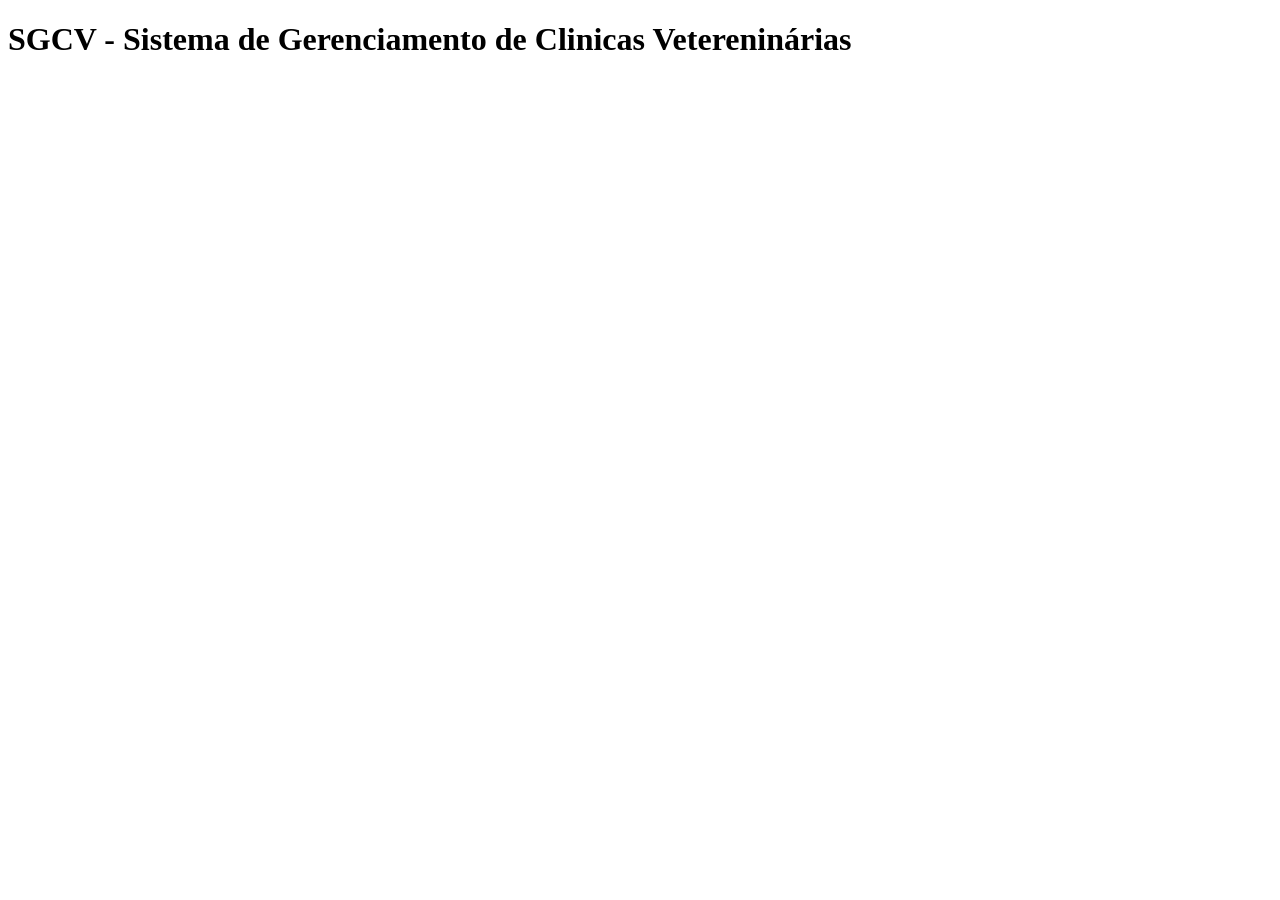
<file: app/pages/exams.html>
<!DOCTYPE html>
<html lang="pt-br">
    <head>
        <meta charset="UTF-8">
        <meta name="viewport" content="width=device-width, initial-scale=1.0">
        <title>Página de Exames do Pet</title>
    </head>
    
    <body>
        <h1>SGCV - Sistema de Gerenciamento de Clinicas Vetereninárias</h1>
    </body>
</html>
</file>
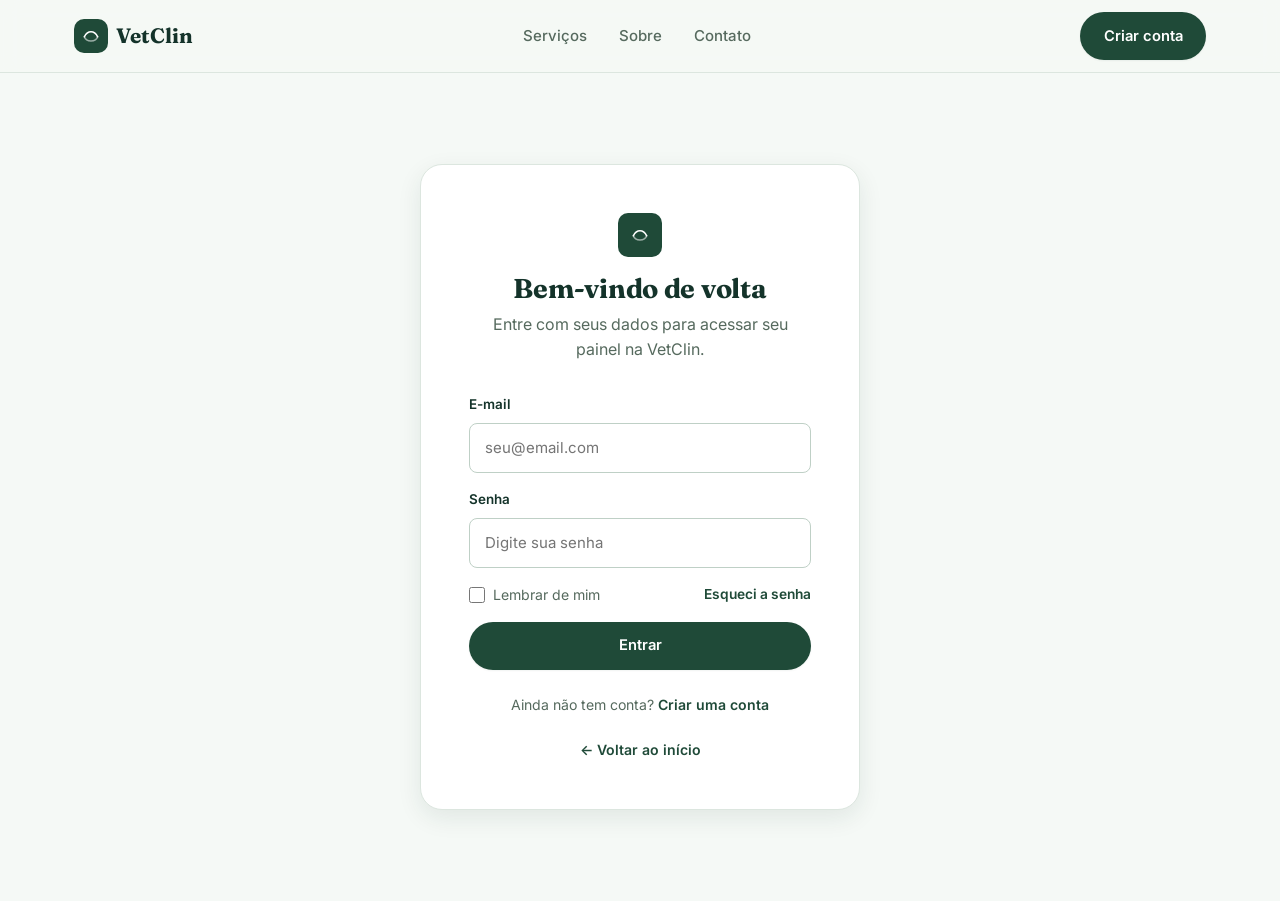
<file: app/pages/login.html>
<!DOCTYPE html>
<html lang="pt-BR">
<head>
  <meta charset="UTF-8">
  <meta name="viewport" content="width=device-width, initial-scale=1.0">
  <title>Entrar — VetClin</title>
  <link rel="stylesheet" href="../css/style.css">
</head>
<body>

  <!-- ===================== CABEÇALHO PÚBLICO ===================== -->
  <header class="public-header">
    <div class="container public-nav">
      <a href="../index.html" class="brand">
        <span class="brand-mark">
          <svg viewBox="0 0 24 24" fill="none" xmlns="http://www.w3.org/2000/svg">
            <path d="M4 13c2-4 4-6 8-6s6 2 8 6" stroke="#fff" stroke-width="1.8" stroke-linecap="round"/>
            <path d="M4 13c1 3 4 5 8 5s7-2 8-5" stroke="#fff" stroke-width="1.8" stroke-linecap="round" opacity="0.55"/>
          </svg>
        </span>
        VetClin
      </a>
      <nav class="public-links">
        <a href="../index.html#servicos">Serviços</a>
        <a href="../index.html#sobre">Sobre</a>
        <a href="../index.html#contato">Contato</a>
      </nav>
      <div class="public-actions">
        <a href="cadastrar.html" class="btn btn-primary">Criar conta</a>
      </div>
    </div>
  </header>

  <!-- ===================== FORMULÁRIO DE LOGIN ===================== -->
  <main class="auth-shell">
    <div class="auth-card">
      <span class="brand-mark" style="width:44px;height:44px;">
        <svg viewBox="0 0 24 24" fill="none" xmlns="http://www.w3.org/2000/svg">
          <path d="M4 13c2-4 4-6 8-6s6 2 8 6" stroke="#fff" stroke-width="1.8" stroke-linecap="round"/>
          <path d="M4 13c1 3 4 5 8 5s7-2 8-5" stroke="#fff" stroke-width="1.8" stroke-linecap="round" opacity="0.55"/>
        </svg>
      </span>
      <h1>Bem-vindo de volta</h1>
      <p class="lead text-muted">Entre com seus dados para acessar seu painel na VetClin.</p>

      <form action="#" method="post">
        <div class="field">
          <label for="email">E-mail</label>
          <input class="input" type="email" id="email" name="email" placeholder="seu@email.com" required>
        </div>
        <div class="field">
          <label for="senha">Senha</label>
          <input class="input" type="password" id="senha" name="senha" placeholder="Digite sua senha" required>
        </div>
        <div class="flex-between mb-4">
          <label class="checkbox-row">
            <input type="checkbox" name="lembrar">
            Lembrar de mim
          </label>
          <a href="#" style="font-size:0.86rem; color:var(--color-primary); font-weight:600;">Esqueci a senha</a>
        </div>
        <button type="submit" class="btn btn-primary btn-block">Entrar</button>
      </form>

      <p class="auth-foot">
        Ainda não tem conta? <a href="cadastrar.html">Criar uma conta</a>
      </p>
      <p class="auth-foot">
        <a href="../index.html">← Voltar ao início</a>
      </p>
    </div>
  </main>

</body>
</html>
</file>
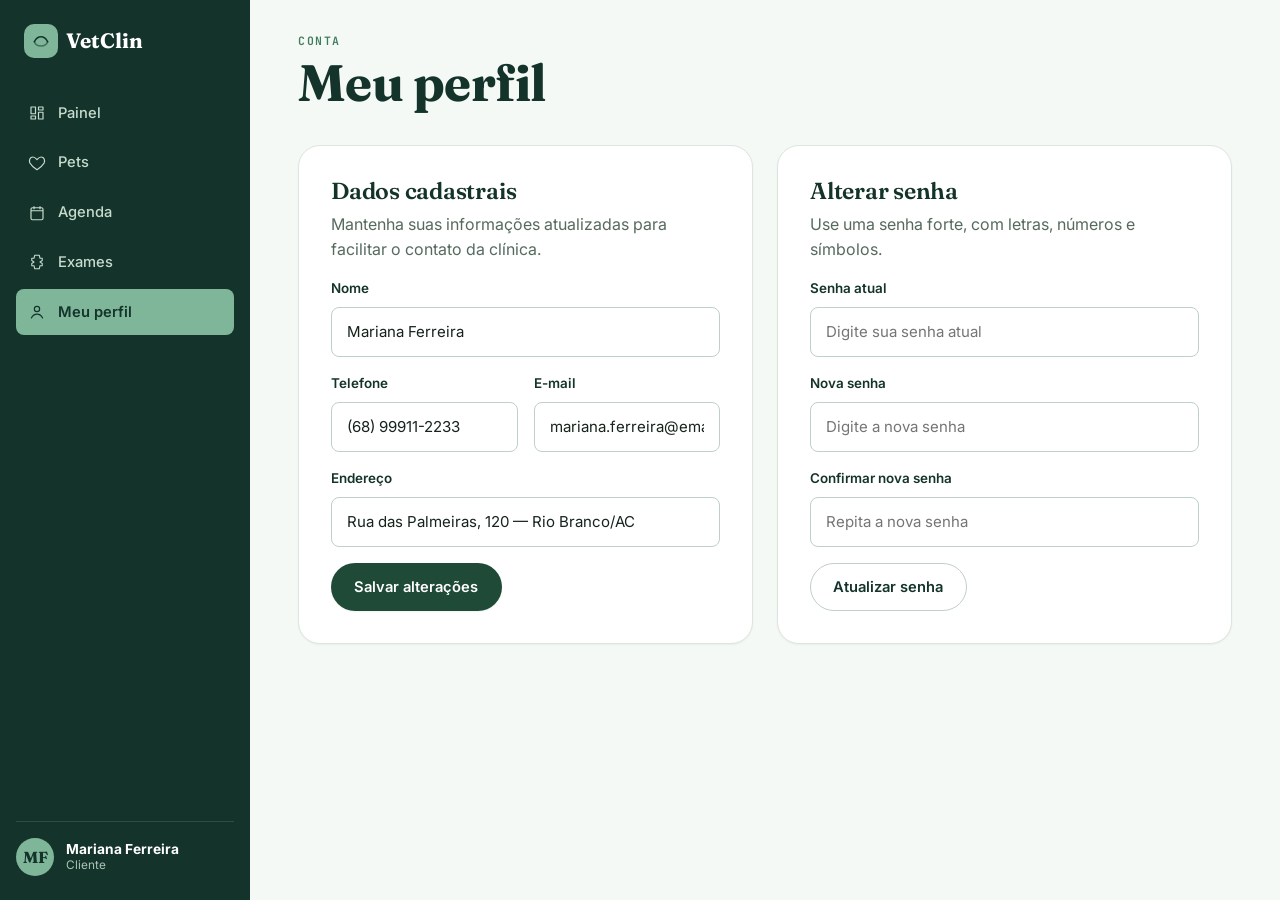
<file: app/pages/perfil.html>
<!DOCTYPE html>
<html lang="pt-BR">
<head>
  <meta charset="UTF-8">
  <meta name="viewport" content="width=device-width, initial-scale=1.0">
  <title>Meu Perfil — VetClin</title>
  <link rel="stylesheet" href="../css/style.css">
</head>
<body>

  <div class="app-shell">

    <!-- ===================== BARRA LATERAL ===================== -->
    <aside class="sidebar">
      <a href="../index.html" class="brand">
        <span class="brand-mark">
          <svg viewBox="0 0 24 24" fill="none" xmlns="http://www.w3.org/2000/svg">
            <path d="M4 13c2-4 4-6 8-6s6 2 8 6" stroke="#14332A" stroke-width="1.8" stroke-linecap="round"/>
            <path d="M4 13c1 3 4 5 8 5s7-2 8-5" stroke="#14332A" stroke-width="1.8" stroke-linecap="round" opacity="0.55"/>
          </svg>
        </span>
        VetClin
      </a>
      <nav class="sidebar-nav">
        <a href="dashboard.html">
          <svg viewBox="0 0 24 24" fill="none"><path d="M4 13h6V4H4v9ZM14 20h6v-9h-6v9ZM4 20h6v-4H4v4ZM14 4v4h6V4h-6Z" stroke="currentColor" stroke-width="1.6" stroke-linejoin="round"/></svg>
          Painel
        </a>
        <a href="pets.html">
          <svg viewBox="0 0 24 24" fill="none"><path d="M12 21s-7-4.5-9.5-9C1 8 2.5 4 6.5 4c2 0 3.5 1.2 5.5 3.5C14 5.2 15.5 4 17.5 4 21.5 4 23 8 21.5 12 19 16.5 12 21 12 21Z" stroke="currentColor" stroke-width="1.6" stroke-linejoin="round"/></svg>
          Pets
        </a>
        <a href="agenda.html">
          <svg viewBox="0 0 24 24" fill="none"><path d="M8 3v4M16 3v4M4 9h16M6 5h12a2 2 0 0 1 2 2v12a2 2 0 0 1-2 2H6a2 2 0 0 1-2-2V7a2 2 0 0 1 2-2Z" stroke="currentColor" stroke-width="1.6"/></svg>
          Agenda
        </a>
        <a href="exames.html">
          <svg viewBox="0 0 24 24" fill="none"><path d="M9 3h6l1 4h3v3l-3 2 3 2v3h-3l-1 4H9l-1-4H5v-3l3-2-3-2V7h3l1-4Z" stroke="currentColor" stroke-width="1.4" stroke-linejoin="round"/></svg>
          Exames
        </a>
        <a href="perfil.html" class="active">
          <svg viewBox="0 0 24 24" fill="none"><circle cx="12" cy="8" r="3.5" stroke="currentColor" stroke-width="1.6"/><path d="M4.5 20c1.6-3.5 4.4-5.3 7.5-5.3S17.9 16.5 19.5 20" stroke="currentColor" stroke-width="1.6" stroke-linecap="round"/></svg>
          Meu perfil
        </a>
      </nav>
      <div class="sidebar-foot">
        <span class="avatar">MF</span>
        <div class="who">
          <strong>Mariana Ferreira</strong>
          <span>Cliente</span>
        </div>
      </div>
    </aside>

    <!-- ===================== CONTEÚDO ===================== -->
    <main class="app-main">
      <div class="app-topbar">
        <div>
          <span class="eyebrow">Conta</span>
          <h1>Meu perfil</h1>
        </div>
      </div>

      <div class="grid grid-2" style="align-items:start;">

        <!-- ============ DADOS CADASTRAIS ============ -->
        <div class="form-card">
          <h3 class="mb-2">Dados cadastrais</h3>
          <p class="text-muted mb-4">Mantenha suas informações atualizadas para facilitar o contato da clínica.</p>
          <form action="#" method="post">
            <div class="field">
              <label for="p-nome">Nome</label>
              <input class="input" type="text" id="p-nome" name="nome" value="Mariana Ferreira">
            </div>
            <div class="form-row">
              <div class="field">
                <label for="p-telefone">Telefone</label>
                <input class="input" type="tel" id="p-telefone" name="telefone" value="(68) 99911-2233">
              </div>
              <div class="field">
                <label for="p-email">E-mail</label>
                <input class="input" type="email" id="p-email" name="email" value="mariana.ferreira@email.com">
              </div>
            </div>
            <div class="field">
              <label for="p-endereco">Endereço</label>
              <input class="input" type="text" id="p-endereco" name="endereco" value="Rua das Palmeiras, 120 — Rio Branco/AC">
            </div>
            <button type="submit" class="btn btn-primary">Salvar alterações</button>
          </form>
        </div>

        <!-- ============ ALTERAR SENHA ============ -->
        <div class="form-card">
          <h3 class="mb-2">Alterar senha</h3>
          <p class="text-muted mb-4">Use uma senha forte, com letras, números e símbolos.</p>
          <form action="#" method="post">
            <div class="field">
              <label for="senha-atual">Senha atual</label>
              <input class="input" type="password" id="senha-atual" name="senha_atual" placeholder="Digite sua senha atual">
            </div>
            <div class="field">
              <label for="senha-nova">Nova senha</label>
              <input class="input" type="password" id="senha-nova" name="senha_nova" placeholder="Digite a nova senha">
            </div>
            <div class="field">
              <label for="senha-confirma">Confirmar nova senha</label>
              <input class="input" type="password" id="senha-confirma" name="senha_confirma" placeholder="Repita a nova senha">
            </div>
            <button type="submit" class="btn btn-secondary">Atualizar senha</button>
          </form>
        </div>

      </div>
    </main>
  </div>

</body>
</html>
</file>
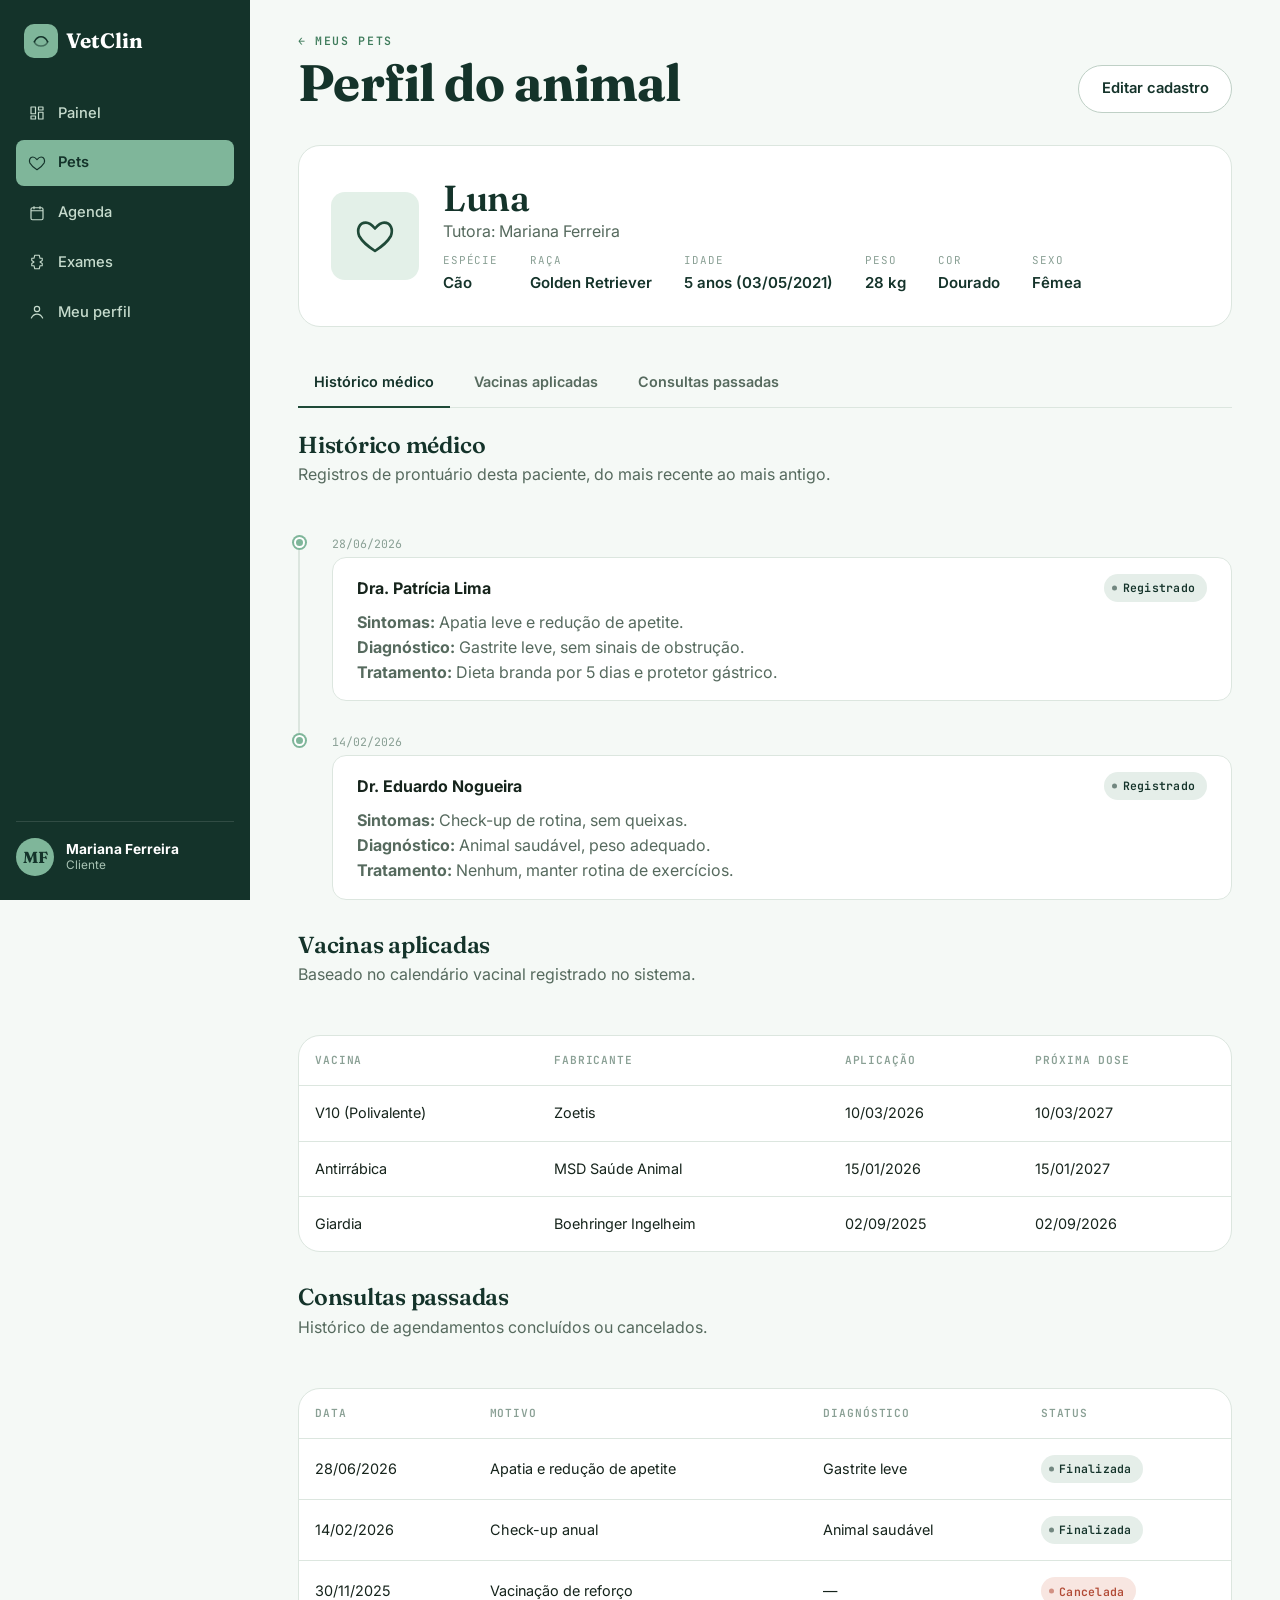
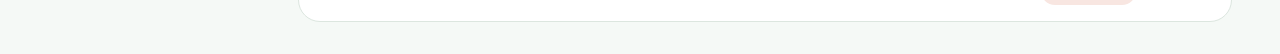
<file: app/pages/pet.html>
<!DOCTYPE html>
<html lang="pt-BR">
<head>
  <meta charset="UTF-8">
  <meta name="viewport" content="width=device-width, initial-scale=1.0">
  <title>Luna — Perfil do Pet — VetClin</title>
  <link rel="stylesheet" href="../css/style.css">
</head>
<body>

  <div class="app-shell">

    <!-- ===================== BARRA LATERAL ===================== -->
    <aside class="sidebar">
      <a href="../index.html" class="brand">
        <span class="brand-mark">
          <svg viewBox="0 0 24 24" fill="none" xmlns="http://www.w3.org/2000/svg">
            <path d="M4 13c2-4 4-6 8-6s6 2 8 6" stroke="#14332A" stroke-width="1.8" stroke-linecap="round"/>
            <path d="M4 13c1 3 4 5 8 5s7-2 8-5" stroke="#14332A" stroke-width="1.8" stroke-linecap="round" opacity="0.55"/>
          </svg>
        </span>
        VetClin
      </a>
      <nav class="sidebar-nav">
        <a href="dashboard.html">
          <svg viewBox="0 0 24 24" fill="none"><path d="M4 13h6V4H4v9ZM14 20h6v-9h-6v9ZM4 20h6v-4H4v4ZM14 4v4h6V4h-6Z" stroke="currentColor" stroke-width="1.6" stroke-linejoin="round"/></svg>
          Painel
        </a>
        <a href="pets.html" class="active">
          <svg viewBox="0 0 24 24" fill="none"><path d="M12 21s-7-4.5-9.5-9C1 8 2.5 4 6.5 4c2 0 3.5 1.2 5.5 3.5C14 5.2 15.5 4 17.5 4 21.5 4 23 8 21.5 12 19 16.5 12 21 12 21Z" stroke="currentColor" stroke-width="1.6" stroke-linejoin="round"/></svg>
          Pets
        </a>
        <a href="agenda.html">
          <svg viewBox="0 0 24 24" fill="none"><path d="M8 3v4M16 3v4M4 9h16M6 5h12a2 2 0 0 1 2 2v12a2 2 0 0 1-2 2H6a2 2 0 0 1-2-2V7a2 2 0 0 1 2-2Z" stroke="currentColor" stroke-width="1.6"/></svg>
          Agenda
        </a>
        <a href="exames.html">
          <svg viewBox="0 0 24 24" fill="none"><path d="M9 3h6l1 4h3v3l-3 2 3 2v3h-3l-1 4H9l-1-4H5v-3l3-2-3-2V7h3l1-4Z" stroke="currentColor" stroke-width="1.4" stroke-linejoin="round"/></svg>
          Exames
        </a>
        <a href="perfil.html">
          <svg viewBox="0 0 24 24" fill="none"><circle cx="12" cy="8" r="3.5" stroke="currentColor" stroke-width="1.6"/><path d="M4.5 20c1.6-3.5 4.4-5.3 7.5-5.3S17.9 16.5 19.5 20" stroke="currentColor" stroke-width="1.6" stroke-linecap="round"/></svg>
          Meu perfil
        </a>
      </nav>
      <div class="sidebar-foot">
        <span class="avatar">MF</span>
        <div class="who">
          <strong>Mariana Ferreira</strong>
          <span>Cliente</span>
        </div>
      </div>
    </aside>

    <!-- ===================== CONTEÚDO ===================== -->
    <main class="app-main">
      <div class="app-topbar">
        <div>
          <span class="eyebrow"><a href="pets.html" style="color:inherit;">← Meus pets</a></span>
          <h1>Perfil do animal</h1>
        </div>
        <a href="#" class="btn btn-secondary">Editar cadastro</a>
      </div>

      <!-- Header do pet -->
      <div class="pet-header">
        <span class="pet-avatar">
          <svg viewBox="0 0 24 24" width="40" height="40" fill="none"><path d="M12 21s-7-4.5-9.5-9C1 8 2.5 4 6.5 4c2 0 3.5 1.2 5.5 3.5C14 5.2 15.5 4 17.5 4 21.5 4 23 8 21.5 12 19 16.5 12 21 12 21Z" stroke="currentColor" stroke-width="1.6" stroke-linejoin="round"/></svg>
        </span>
        <div style="flex:1; min-width: 220px;">
          <h2>Luna</h2>
          <p class="text-muted">Tutora: Mariana Ferreira</p>
          <div class="pet-facts">
            <div class="pet-fact"><span class="fact-label">Espécie</span><span class="fact-value">Cão</span></div>
            <div class="pet-fact"><span class="fact-label">Raça</span><span class="fact-value">Golden Retriever</span></div>
            <div class="pet-fact"><span class="fact-label">Idade</span><span class="fact-value">5 anos (03/05/2021)</span></div>
            <div class="pet-fact"><span class="fact-label">Peso</span><span class="fact-value">28 kg</span></div>
            <div class="pet-fact"><span class="fact-label">Cor</span><span class="fact-value">Dourado</span></div>
            <div class="pet-fact"><span class="fact-label">Sexo</span><span class="fact-value">Fêmea</span></div>
          </div>
        </div>
      </div>

      <!-- Abas de seções (estáticas, sem JS) -->
      <nav class="tabs">
        <span class="tab-label is-active">Histórico médico</span>
        <span class="tab-label">Vacinas aplicadas</span>
        <span class="tab-label">Consultas passadas</span>
      </nav>

      <!-- ============ HISTÓRICO MÉDICO / PRONTUÁRIOS ============ -->
      <section class="tab-panel mb-6">
        <div class="section-head">
          <h3>Histórico médico</h3>
          <p>Registros de prontuário desta paciente, do mais recente ao mais antigo.</p>
        </div>
        <div class="timeline">
          <div class="timeline-item">
            <div class="timeline-date">28/06/2026</div>
            <div class="timeline-body">
              <div class="flex-between mb-2">
                <strong>Dra. Patrícia Lima</strong>
                <span class="tag tag-done">Registrado</span>
              </div>
              <p><strong>Sintomas:</strong> Apatia leve e redução de apetite.</p>
              <p><strong>Diagnóstico:</strong> Gastrite leve, sem sinais de obstrução.</p>
              <p><strong>Tratamento:</strong> Dieta branda por 5 dias e protetor gástrico.</p>
            </div>
          </div>
          <div class="timeline-item">
            <div class="timeline-date">14/02/2026</div>
            <div class="timeline-body">
              <div class="flex-between mb-2">
                <strong>Dr. Eduardo Nogueira</strong>
                <span class="tag tag-done">Registrado</span>
              </div>
              <p><strong>Sintomas:</strong> Check-up de rotina, sem queixas.</p>
              <p><strong>Diagnóstico:</strong> Animal saudável, peso adequado.</p>
              <p><strong>Tratamento:</strong> Nenhum, manter rotina de exercícios.</p>
            </div>
          </div>
        </div>
      </section>

      <!-- ============ VACINAS APLICADAS ============ -->
      <section class="tab-panel mb-6">
        <div class="section-head">
          <h3>Vacinas aplicadas</h3>
          <p>Baseado no calendário vacinal registrado no sistema.</p>
        </div>
        <div class="table-wrap">
          <table>
            <thead>
              <tr>
                <th>Vacina</th>
                <th>Fabricante</th>
                <th>Aplicação</th>
                <th>Próxima dose</th>
              </tr>
            </thead>
            <tbody>
              <tr>
                <td>V10 (Polivalente)</td>
                <td>Zoetis</td>
                <td>10/03/2026</td>
                <td>10/03/2027</td>
              </tr>
              <tr>
                <td>Antirrábica</td>
                <td>MSD Saúde Animal</td>
                <td>15/01/2026</td>
                <td>15/01/2027</td>
              </tr>
              <tr>
                <td>Giardia</td>
                <td>Boehringer Ingelheim</td>
                <td>02/09/2025</td>
                <td>02/09/2026</td>
              </tr>
            </tbody>
          </table>
        </div>
      </section>

      <!-- ============ CONSULTAS PASSADAS ============ -->
      <section class="tab-panel">
        <div class="section-head">
          <h3>Consultas passadas</h3>
          <p>Histórico de agendamentos concluídos ou cancelados.</p>
        </div>
        <div class="table-wrap">
          <table>
            <thead>
              <tr>
                <th>Data</th>
                <th>Motivo</th>
                <th>Diagnóstico</th>
                <th>Status</th>
              </tr>
            </thead>
            <tbody>
              <tr>
                <td>28/06/2026</td>
                <td>Apatia e redução de apetite</td>
                <td>Gastrite leve</td>
                <td><span class="tag tag-done">Finalizada</span></td>
              </tr>
              <tr>
                <td>14/02/2026</td>
                <td>Check-up anual</td>
                <td>Animal saudável</td>
                <td><span class="tag tag-done">Finalizada</span></td>
              </tr>
              <tr>
                <td>30/11/2025</td>
                <td>Vacinação de reforço</td>
                <td>—</td>
                <td><span class="tag tag-cancelled">Cancelada</span></td>
              </tr>
            </tbody>
          </table>
        </div>
      </section>
    </main>
  </div>

</body>
</html>
</file>
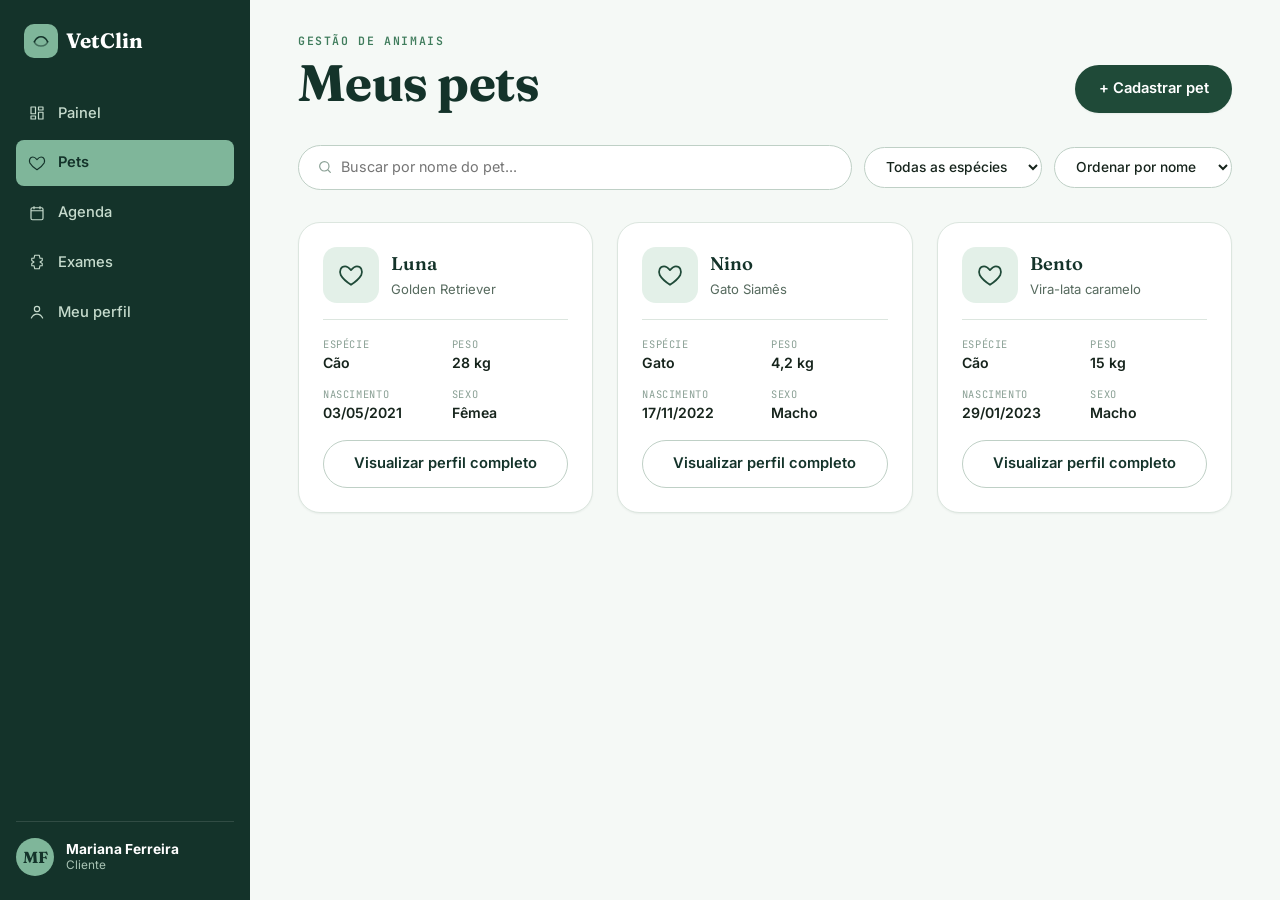
<file: app/pages/pets.html>
<!DOCTYPE html>
<html lang="pt-BR">
<head>
  <meta charset="UTF-8">
  <meta name="viewport" content="width=device-width, initial-scale=1.0">
  <title>Meus Pets — VetClin</title>
  <link rel="stylesheet" href="../css/style.css">
</head>
<body>

  <div class="app-shell">

    <!-- ===================== BARRA LATERAL ===================== -->
    <aside class="sidebar">
      <a href="../index.html" class="brand">
        <span class="brand-mark">
          <svg viewBox="0 0 24 24" fill="none" xmlns="http://www.w3.org/2000/svg">
            <path d="M4 13c2-4 4-6 8-6s6 2 8 6" stroke="#14332A" stroke-width="1.8" stroke-linecap="round"/>
            <path d="M4 13c1 3 4 5 8 5s7-2 8-5" stroke="#14332A" stroke-width="1.8" stroke-linecap="round" opacity="0.55"/>
          </svg>
        </span>
        VetClin
      </a>
      <nav class="sidebar-nav">
        <a href="dashboard.html">
          <svg viewBox="0 0 24 24" fill="none"><path d="M4 13h6V4H4v9ZM14 20h6v-9h-6v9ZM4 20h6v-4H4v4ZM14 4v4h6V4h-6Z" stroke="currentColor" stroke-width="1.6" stroke-linejoin="round"/></svg>
          Painel
        </a>
        <a href="pets.html" class="active">
          <svg viewBox="0 0 24 24" fill="none"><path d="M12 21s-7-4.5-9.5-9C1 8 2.5 4 6.5 4c2 0 3.5 1.2 5.5 3.5C14 5.2 15.5 4 17.5 4 21.5 4 23 8 21.5 12 19 16.5 12 21 12 21Z" stroke="currentColor" stroke-width="1.6" stroke-linejoin="round"/></svg>
          Pets
        </a>
        <a href="agenda.html">
          <svg viewBox="0 0 24 24" fill="none"><path d="M8 3v4M16 3v4M4 9h16M6 5h12a2 2 0 0 1 2 2v12a2 2 0 0 1-2 2H6a2 2 0 0 1-2-2V7a2 2 0 0 1 2-2Z" stroke="currentColor" stroke-width="1.6"/></svg>
          Agenda
        </a>
        <a href="exames.html">
          <svg viewBox="0 0 24 24" fill="none"><path d="M9 3h6l1 4h3v3l-3 2 3 2v3h-3l-1 4H9l-1-4H5v-3l3-2-3-2V7h3l1-4Z" stroke="currentColor" stroke-width="1.4" stroke-linejoin="round"/></svg>
          Exames
        </a>
        <a href="perfil.html">
          <svg viewBox="0 0 24 24" fill="none"><circle cx="12" cy="8" r="3.5" stroke="currentColor" stroke-width="1.6"/><path d="M4.5 20c1.6-3.5 4.4-5.3 7.5-5.3S17.9 16.5 19.5 20" stroke="currentColor" stroke-width="1.6" stroke-linecap="round"/></svg>
          Meu perfil
        </a>
      </nav>
      <div class="sidebar-foot">
        <span class="avatar">MF</span>
        <div class="who">
          <strong>Mariana Ferreira</strong>
          <span>Cliente</span>
        </div>
      </div>
    </aside>

    <!-- ===================== CONTEÚDO ===================== -->
    <main class="app-main">
      <div class="app-topbar">
        <div>
          <span class="eyebrow">Gestão de animais</span>
          <h1>Meus pets</h1>
        </div>
        <a href="pet.html" class="btn btn-primary">+ Cadastrar pet</a>
      </div>

      <!-- Barra de busca e filtro -->
      <div class="toolbar">
        <div class="search-input">
          <svg viewBox="0 0 24 24" fill="none"><circle cx="11" cy="11" r="7" stroke="currentColor" stroke-width="1.8"/><path d="M20 20l-3.5-3.5" stroke="currentColor" stroke-width="1.8" stroke-linecap="round"/></svg>
          <input type="text" placeholder="Buscar por nome do pet...">
        </div>
        <select class="filter-select">
          <option>Todas as espécies</option>
          <option>Cão</option>
          <option>Gato</option>
          <option>Ave</option>
          <option>Outro</option>
        </select>
        <select class="filter-select">
          <option>Ordenar por nome</option>
          <option>Ordenar por idade</option>
          <option>Ordenar por peso</option>
        </select>
      </div>

      <!-- Grade de cards de animais -->
      <div class="grid grid-3">

        <div class="card animal-card">
          <div class="animal-card-top">
            <span class="pet-avatar">
              <svg viewBox="0 0 24 24" width="26" height="26" fill="none"><path d="M12 21s-7-4.5-9.5-9C1 8 2.5 4 6.5 4c2 0 3.5 1.2 5.5 3.5C14 5.2 15.5 4 17.5 4 21.5 4 23 8 21.5 12 19 16.5 12 21 12 21Z" stroke="currentColor" stroke-width="1.6" stroke-linejoin="round"/></svg>
            </span>
            <div>
              <div class="animal-card-name">Luna</div>
              <div class="animal-card-breed">Golden Retriever</div>
            </div>
          </div>
          <div class="animal-card-stats">
            <div><div class="fact-label">Espécie</div><div class="fact-value">Cão</div></div>
            <div><div class="fact-label">Peso</div><div class="fact-value">28 kg</div></div>
            <div><div class="fact-label">Nascimento</div><div class="fact-value">03/05/2021</div></div>
            <div><div class="fact-label">Sexo</div><div class="fact-value">Fêmea</div></div>
          </div>
          <a href="pet.html" class="btn btn-secondary btn-block">Visualizar perfil completo</a>
        </div>

        <div class="card animal-card">
          <div class="animal-card-top">
            <span class="pet-avatar">
              <svg viewBox="0 0 24 24" width="26" height="26" fill="none"><path d="M12 21s-7-4.5-9.5-9C1 8 2.5 4 6.5 4c2 0 3.5 1.2 5.5 3.5C14 5.2 15.5 4 17.5 4 21.5 4 23 8 21.5 12 19 16.5 12 21 12 21Z" stroke="currentColor" stroke-width="1.6" stroke-linejoin="round"/></svg>
            </span>
            <div>
              <div class="animal-card-name">Nino</div>
              <div class="animal-card-breed">Gato Siamês</div>
            </div>
          </div>
          <div class="animal-card-stats">
            <div><div class="fact-label">Espécie</div><div class="fact-value">Gato</div></div>
            <div><div class="fact-label">Peso</div><div class="fact-value">4,2 kg</div></div>
            <div><div class="fact-label">Nascimento</div><div class="fact-value">17/11/2022</div></div>
            <div><div class="fact-label">Sexo</div><div class="fact-value">Macho</div></div>
          </div>
          <a href="pet.html" class="btn btn-secondary btn-block">Visualizar perfil completo</a>
        </div>

        <div class="card animal-card">
          <div class="animal-card-top">
            <span class="pet-avatar">
              <svg viewBox="0 0 24 24" width="26" height="26" fill="none"><path d="M12 21s-7-4.5-9.5-9C1 8 2.5 4 6.5 4c2 0 3.5 1.2 5.5 3.5C14 5.2 15.5 4 17.5 4 21.5 4 23 8 21.5 12 19 16.5 12 21 12 21Z" stroke="currentColor" stroke-width="1.6" stroke-linejoin="round"/></svg>
            </span>
            <div>
              <div class="animal-card-name">Bento</div>
              <div class="animal-card-breed">Vira-lata caramelo</div>
            </div>
          </div>
          <div class="animal-card-stats">
            <div><div class="fact-label">Espécie</div><div class="fact-value">Cão</div></div>
            <div><div class="fact-label">Peso</div><div class="fact-value">15 kg</div></div>
            <div><div class="fact-label">Nascimento</div><div class="fact-value">29/01/2023</div></div>
            <div><div class="fact-label">Sexo</div><div class="fact-value">Macho</div></div>
          </div>
          <a href="pet.html" class="btn btn-secondary btn-block">Visualizar perfil completo</a>
        </div>

      </div>
    </main>
  </div>

</body>
</html>
</file>
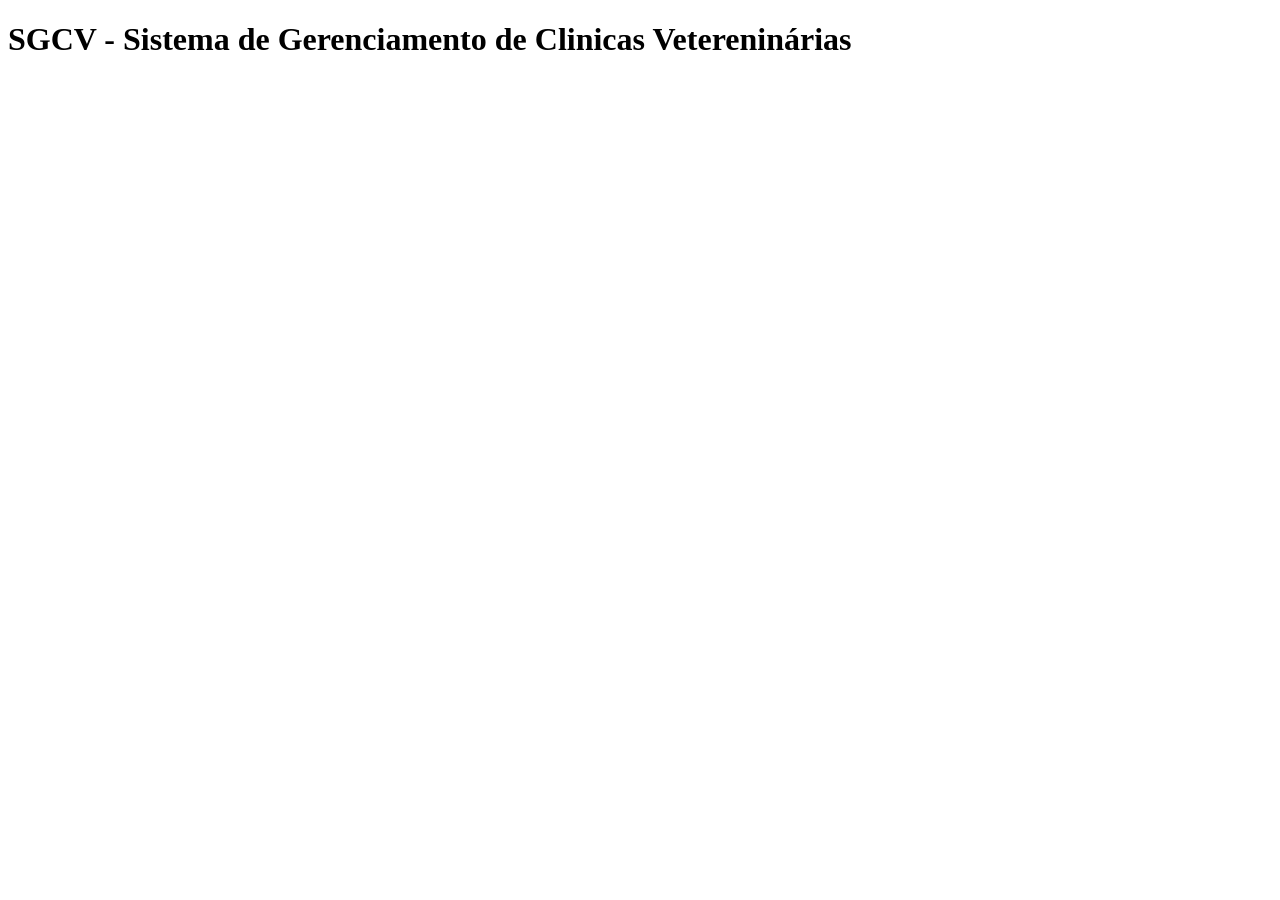
<file: app/pages/profile.html>
<!DOCTYPE html>
<html lang="pt-br">
    <head>
        <meta charset="UTF-8">
        <meta name="viewport" content="width=device-width, initial-scale=1.0">
        <title>Página de Perfil</title>
    </head>
    
    <body>
        <h1>SGCV - Sistema de Gerenciamento de Clinicas Vetereninárias</h1>
    </body>
</html>
</file>
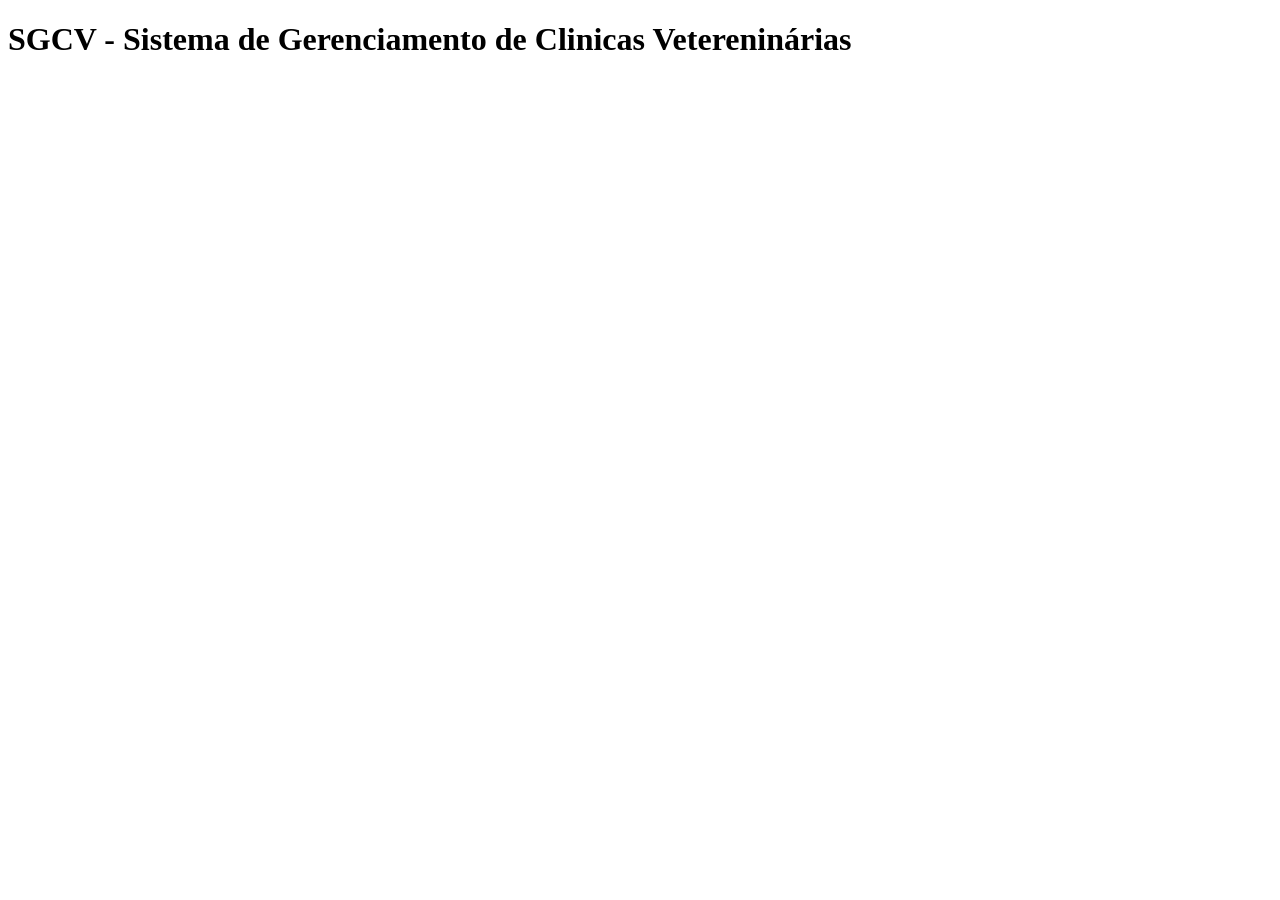
<file: app/pages/signup.html>
<!DOCTYPE html>
<html lang="pt-br">
    <head>
        <meta charset="UTF-8">
        <meta name="viewport" content="width=device-width, initial-scale=1.0">
        <title>Página de Cadastro</title>
    </head>
    
    <body>
        <h1>SGCV - Sistema de Gerenciamento de Clinicas Vetereninárias</h1>
    </body>
</html>
</file>
<file: app/css/style.css>
/* ============================================================
   VETCLIN — FOLHA DE ESTILO GLOBAL
   Sistema de gestão para clínica veterinária.
   Identidade: verde-hospitalar + branco, tipografia serifada
   no papel de "voz da clínica" (Fraunces) combinada com uma
   sans utilitária para dados e formulários (Inter), mais uma
   mono para códigos/IDs (JetBrains Mono).
   Elemento de assinatura: a "linha vital" — um traço em onda,
   inspirado num monitor de sinais vitais, usado como divisor
   sob títulos de seção e como base do logotipo.
   ============================================================ */

@import url('https://fonts.googleapis.com/css2?family=Fraunces:ital,opsz,wght@0,9..144,400;0,9..144,500;0,9..144,600;0,9..144,700;1,9..144,500&family=Inter:wght@400;500;600;700&family=JetBrains+Mono:wght@500;600&display=swap');

/* ---------- 1. RESET ---------- */
*,
*::before,
*::after {
  box-sizing: border-box;
  margin: 0;
  padding: 0;
}

html {
  scroll-behavior: smooth;
}

img, svg {
  display: block;
  max-width: 100%;
}

a {
  color: inherit;
  text-decoration: none;
}

ul, ol {
  list-style: none;
}

button, input, select, textarea {
  font: inherit;
  color: inherit;
}

/* Foco visível para navegação por teclado */
a:focus-visible,
button:focus-visible,
input:focus-visible,
select:focus-visible,
textarea:focus-visible,
.card:focus-visible {
  outline: 2px solid var(--color-primary);
  outline-offset: 2px;
  border-radius: 4px;
}

@media (prefers-reduced-motion: reduce) {
  *, *::before, *::after {
    animation-duration: 0.01ms !important;
    animation-iteration-count: 1 !important;
    transition-duration: 0.01ms !important;
    scroll-behavior: auto !important;
  }
}

/* ---------- 2. TOKENS DE DESIGN ---------- */
:root {
  /* Cor — paleta "verde-hospitalar" */
  --color-bg: #F5F9F6;
  --color-surface: #FFFFFF;
  --color-surface-alt: #EEF5F0;
  --color-primary: #1F4A38;
  --color-primary-dark: #14332A;
  --color-primary-light: #3F7C5C;
  --color-accent: #7FB69A;
  --color-accent-soft: #E3F0E8;
  --color-amber: #C98A3E;
  --color-amber-soft: #FBEEDD;
  --color-danger: #B24B36;
  --color-danger-soft: #F8E6E1;
  --color-text: #16241C;
  --color-text-muted: #566A5E;
  --color-text-faint: #8AA095;
  --color-border: #DCE6DF;
  --color-border-strong: #BFD0C6;

  /* Tipografia */
  --font-display: 'Fraunces', Georgia, serif;
  --font-body: 'Inter', -apple-system, BlinkMacSystemFont, sans-serif;
  --font-mono: 'JetBrains Mono', ui-monospace, monospace;

  /* Espaçamento */
  --space-1: 0.25rem;
  --space-2: 0.5rem;
  --space-3: 0.75rem;
  --space-4: 1rem;
  --space-5: 1.5rem;
  --space-6: 2rem;
  --space-7: 3rem;
  --space-8: 4.5rem;

  /* Raio e sombra */
  --radius-sm: 8px;
  --radius-md: 14px;
  --radius-lg: 22px;
  --radius-pill: 999px;
  --shadow-sm: 0 1px 2px rgba(20, 51, 42, 0.06);
  --shadow-md: 0 8px 24px rgba(20, 51, 42, 0.09);
  --shadow-lg: 0 20px 45px rgba(20, 51, 42, 0.14);

  /* Layout */
  --container-width: 1180px;
  --sidebar-width: 250px;
  --header-height: 72px;
}

/* ---------- 3. TIPOGRAFIA BASE ---------- */
body {
  font-family: var(--font-body);
  background-color: var(--color-bg);
  color: var(--color-text);
  line-height: 1.55;
  -webkit-font-smoothing: antialiased;
}

h1, h2, h3, h4 {
  font-family: var(--font-display);
  color: var(--color-primary-dark);
  line-height: 1.15;
  font-weight: 600;
  letter-spacing: -0.01em;
}

h1 { font-size: clamp(2.1rem, 1.6rem + 2vw, 3.4rem); font-weight: 700; }
h2 { font-size: clamp(1.6rem, 1.3rem + 1.2vw, 2.3rem); }
h3 { font-size: clamp(1.2rem, 1.05rem + 0.5vw, 1.5rem); }
h4 { font-size: 1.05rem; }

p { color: var(--color-text-muted); }

.eyebrow {
  font-family: var(--font-mono);
  font-size: 0.72rem;
  font-weight: 600;
  letter-spacing: 0.14em;
  text-transform: uppercase;
  color: var(--color-primary-light);
}

/* ---------- 4. ELEMENTO DE ASSINATURA: LINHA VITAL ---------- */
/* Divisor em forma de onda de monitor de sinais vitais, usado
   sob títulos de seção para reforçar a identidade "clínica". */
.vital-divider {
  width: 92px;
  height: 18px;
  margin-block: var(--space-3) var(--space-5);
}
.vital-divider path {
  fill: none;
  stroke: var(--color-accent);
  stroke-width: 2.5;
  stroke-linecap: round;
  stroke-linejoin: round;
}
.vital-divider.on-dark path {
  stroke: #BFE3CE;
}

/* ---------- 5. LAYOUT / CONTAINERS ---------- */
.container {
  width: 100%;
  max-width: var(--container-width);
  margin-inline: auto;
  padding-inline: var(--space-5);
}

.section {
  padding-block: var(--space-8);
}

.section--tight {
  padding-block: var(--space-6);
}

.grid {
  display: grid;
  gap: var(--space-5);
}

.grid-2 { grid-template-columns: repeat(2, 1fr); }
.grid-3 { grid-template-columns: repeat(3, 1fr); }
.grid-4 { grid-template-columns: repeat(4, 1fr); }

@media (max-width: 900px) {
  .grid-4 { grid-template-columns: repeat(2, 1fr); }
  .grid-3 { grid-template-columns: repeat(2, 1fr); }
}

@media (max-width: 620px) {
  .grid-2, .grid-3, .grid-4 { grid-template-columns: 1fr; }
}

/* ---------- 6. NAVBAR PÚBLICA (index, login, cadastrar) ---------- */
.public-header {
  position: sticky;
  top: 0;
  z-index: 50;
  background: rgba(245, 249, 246, 0.9);
  backdrop-filter: blur(10px);
  border-bottom: 1px solid var(--color-border);
}

.public-nav {
  display: flex;
  align-items: center;
  justify-content: space-between;
  height: var(--header-height);
}

.brand {
  display: flex;
  align-items: center;
  gap: var(--space-2);
  font-family: var(--font-display);
  font-weight: 700;
  font-size: 1.3rem;
  color: var(--color-primary-dark);
}

.brand-mark {
  width: 34px;
  height: 34px;
  border-radius: 10px;
  background: var(--color-primary);
  display: grid;
  place-items: center;
}

.brand-mark svg { width: 20px; height: 20px; }

.public-links {
  display: flex;
  align-items: center;
  gap: var(--space-6);
}

.public-links a {
  font-weight: 500;
  font-size: 0.94rem;
  color: var(--color-text-muted);
  transition: color 0.15s ease;
}

.public-links a:hover { color: var(--color-primary-dark); }

.public-actions { display: flex; gap: var(--space-3); align-items: center; }

@media (max-width: 760px) {
  .public-links { display: none; }
}

/* ---------- 7. BOTÕES ---------- */
.btn {
  display: inline-flex;
  align-items: center;
  justify-content: center;
  gap: var(--space-2);
  border: 1px solid transparent;
  border-radius: var(--radius-pill);
  padding: 0.72rem 1.4rem;
  font-weight: 600;
  font-size: 0.92rem;
  cursor: pointer;
  transition: transform 0.15s ease, box-shadow 0.15s ease, background 0.15s ease, border-color 0.15s ease;
  white-space: nowrap;
}

.btn:hover { transform: translateY(-1px); }

.btn-primary {
  background: var(--color-primary);
  color: #fff;
  box-shadow: var(--shadow-sm);
}
.btn-primary:hover { background: var(--color-primary-dark); box-shadow: var(--shadow-md); }

.btn-secondary {
  background: var(--color-surface);
  color: var(--color-primary-dark);
  border-color: var(--color-border-strong);
}
.btn-secondary:hover { border-color: var(--color-primary); background: var(--color-accent-soft); }

.btn-ghost {
  background: transparent;
  color: var(--color-primary-dark);
  padding: 0.6rem 0.9rem;
}
.btn-ghost:hover { background: var(--color-accent-soft); }

.btn-danger {
  background: var(--color-danger-soft);
  color: var(--color-danger);
}
.btn-danger:hover { background: var(--color-danger); color: #fff; }

.btn-sm { padding: 0.48rem 0.95rem; font-size: 0.82rem; }
.btn-block { width: 100%; }
.btn[disabled] { opacity: 0.5; cursor: not-allowed; transform: none; }

/* ---------- 8. FORMULÁRIOS ---------- */
.field {
  display: flex;
  flex-direction: column;
  gap: var(--space-2);
  margin-bottom: var(--space-4);
}

.field label {
  font-size: 0.84rem;
  font-weight: 600;
  color: var(--color-primary-dark);
}

.field .hint {
  font-size: 0.78rem;
  color: var(--color-text-faint);
}

.input, select.input, textarea.input {
  width: 100%;
  border: 1px solid var(--color-border-strong);
  background: var(--color-surface);
  border-radius: var(--radius-sm);
  padding: 0.78rem 0.95rem;
  font-size: 0.94rem;
  color: var(--color-text);
  transition: border-color 0.15s ease, box-shadow 0.15s ease;
}

.input:focus, select.input:focus, textarea.input:focus {
  border-color: var(--color-primary-light);
  box-shadow: 0 0 0 3px var(--color-accent-soft);
  outline: none;
}

textarea.input { resize: vertical; min-height: 110px; }

.form-row {
  display: grid;
  grid-template-columns: 1fr 1fr;
  gap: var(--space-4);
}

@media (max-width: 620px) {
  .form-row { grid-template-columns: 1fr; }
}

.form-card {
  background: var(--color-surface);
  border: 1px solid var(--color-border);
  border-radius: var(--radius-lg);
  padding: var(--space-6);
  box-shadow: var(--shadow-sm);
}

.checkbox-row {
  display: flex;
  align-items: center;
  gap: var(--space-2);
  font-size: 0.88rem;
  color: var(--color-text-muted);
}
.checkbox-row input { width: 16px; height: 16px; accent-color: var(--color-primary); }

.file-drop {
  border: 1.5px dashed var(--color-border-strong);
  border-radius: var(--radius-md);
  padding: var(--space-6);
  text-align: center;
  color: var(--color-text-faint);
  background: var(--color-surface-alt);
  font-size: 0.86rem;
}
.file-drop strong { color: var(--color-primary-dark); }

/* ---------- 9. CARDS ---------- */
.card {
  background: var(--color-surface);
  border: 1px solid var(--color-border);
  border-radius: var(--radius-lg);
  padding: var(--space-5);
  box-shadow: var(--shadow-sm);
  transition: box-shadow 0.15s ease, transform 0.15s ease;
}

.card:hover { box-shadow: var(--shadow-md); }

.metric-card {
  display: flex;
  flex-direction: column;
  gap: var(--space-2);
}

.metric-card .metric-value {
  font-family: var(--font-display);
  font-size: 2.1rem;
  font-weight: 700;
  color: var(--color-primary-dark);
}

.metric-card .metric-label {
  font-size: 0.82rem;
  color: var(--color-text-muted);
  font-weight: 500;
}

.metric-card .metric-delta {
  font-family: var(--font-mono);
  font-size: 0.76rem;
  font-weight: 600;
}
.metric-delta.up { color: var(--color-primary-light); }
.metric-delta.down { color: var(--color-danger); }

/* ---------- 10. TAGS / BADGES DE STATUS (id-tag) ---------- */
/* Formato inspirado numa etiqueta de coleira: retângulo
   arredondado com um pequeno "furo" à esquerda. */
.tag {
  position: relative;
  display: inline-flex;
  align-items: center;
  gap: var(--space-2);
  font-family: var(--font-mono);
  font-size: 0.72rem;
  font-weight: 600;
  letter-spacing: 0.02em;
  padding: 0.32rem 0.75rem 0.32rem 1.15rem;
  border-radius: var(--radius-pill);
  background: var(--color-accent-soft);
  color: var(--color-primary-dark);
}
.tag::before {
  content: "";
  position: absolute;
  left: 0.5rem;
  top: 50%;
  transform: translateY(-50%);
  width: 5px;
  height: 5px;
  border-radius: 50%;
  background: currentColor;
  opacity: 0.55;
}

.tag-pending { background: var(--color-amber-soft); color: var(--color-amber); }
.tag-confirmed { background: var(--color-accent-soft); color: var(--color-primary-light); }
.tag-done { background: #E5EEE9; color: var(--color-primary-dark); }
.tag-cancelled { background: var(--color-danger-soft); color: var(--color-danger); }

/* ---------- 11. TABELAS ---------- */
.table-wrap {
  overflow-x: auto;
  background: var(--color-surface);
  border: 1px solid var(--color-border);
  border-radius: var(--radius-lg);
}

table {
  width: 100%;
  border-collapse: collapse;
  min-width: 560px;
}

thead th {
  text-align: left;
  font-family: var(--font-mono);
  font-size: 0.7rem;
  letter-spacing: 0.08em;
  text-transform: uppercase;
  color: var(--color-text-faint);
  font-weight: 600;
  padding: var(--space-4) var(--space-4);
  border-bottom: 1px solid var(--color-border);
}

tbody td {
  padding: var(--space-4);
  font-size: 0.9rem;
  border-bottom: 1px solid var(--color-border);
  color: var(--color-text);
}

tbody tr:last-child td { border-bottom: none; }
tbody tr:hover { background: var(--color-surface-alt); }

/* ---------- 12. NAVEGAÇÃO INTERNA (área logada) ---------- */
.app-shell {
  display: grid;
  grid-template-columns: var(--sidebar-width) 1fr;
  min-height: 100vh;
}

.sidebar {
  background: var(--color-primary-dark);
  color: #EAF3EE;
  padding: var(--space-5) var(--space-4);
  display: flex;
  flex-direction: column;
  gap: var(--space-6);
  position: sticky;
  top: 0;
  height: 100vh;
}

.sidebar .brand { color: #fff; padding-inline: var(--space-2); }
.sidebar .brand-mark { background: var(--color-accent); }
.sidebar .brand-mark svg path,
.sidebar .brand-mark svg circle { stroke: var(--color-primary-dark); }

.sidebar-nav { display: flex; flex-direction: column; gap: var(--space-1); flex: 1; }

.sidebar-nav a {
  display: flex;
  align-items: center;
  gap: var(--space-3);
  padding: 0.72rem var(--space-3);
  border-radius: var(--radius-sm);
  font-size: 0.92rem;
  font-weight: 500;
  color: #C6DBCD;
  transition: background 0.15s ease, color 0.15s ease;
}

.sidebar-nav a svg { width: 18px; height: 18px; flex-shrink: 0; }

.sidebar-nav a:hover { background: rgba(255,255,255,0.06); color: #fff; }

.sidebar-nav a.active {
  background: var(--color-accent);
  color: var(--color-primary-dark);
  font-weight: 600;
}

.sidebar-foot {
  border-top: 1px solid rgba(255,255,255,0.12);
  padding-top: var(--space-4);
  display: flex;
  align-items: center;
  gap: var(--space-3);
}

.avatar {
  width: 38px;
  height: 38px;
  border-radius: 50%;
  background: var(--color-accent);
  color: var(--color-primary-dark);
  display: grid;
  place-items: center;
  font-weight: 700;
  font-family: var(--font-display);
  flex-shrink: 0;
}

.sidebar-foot .who { display: flex; flex-direction: column; line-height: 1.25; }
.sidebar-foot .who strong { font-size: 0.86rem; color: #fff; }
.sidebar-foot .who span { font-size: 0.74rem; color: #A9C4B5; }

.app-main {
  padding: var(--space-6) var(--space-7);
}

.app-topbar {
  display: flex;
  align-items: flex-end;
  justify-content: space-between;
  gap: var(--space-4);
  margin-bottom: var(--space-6);
  flex-wrap: wrap;
}

.app-topbar .eyebrow { display: block; margin-bottom: var(--space-1); }

/* Menu móvel simples via checkbox (sem JS) */
.mobile-nav-toggle { display: none; }

@media (max-width: 900px) {
  .app-shell { grid-template-columns: 1fr; }
  .sidebar {
    position: relative;
    height: auto;
    flex-direction: row;
    align-items: center;
    justify-content: space-between;
    overflow-x: auto;
  }
  .sidebar-nav { flex-direction: row; overflow-x: auto; }
  .sidebar-foot { display: none; }
  .app-main { padding: var(--space-5); }
}

/* ---------- 13. HERO (index) ---------- */
.hero {
  background: linear-gradient(180deg, var(--color-accent-soft) 0%, var(--color-bg) 100%);
  border-bottom: 1px solid var(--color-border);
}

.hero-inner {
  display: grid;
  grid-template-columns: 1.1fr 0.9fr;
  align-items: center;
  gap: var(--space-7);
  padding-block: var(--space-8);
}

@media (max-width: 900px) {
  .hero-inner { grid-template-columns: 1fr; }
}

.hero-copy p { max-width: 46ch; margin-block: var(--space-4) var(--space-6); font-size: 1.05rem; }

.hero-actions { display: flex; gap: var(--space-3); flex-wrap: wrap; }

.hero-art {
  background: var(--color-surface);
  border: 1px solid var(--color-border);
  border-radius: var(--radius-lg);
  padding: var(--space-6);
  box-shadow: var(--shadow-lg);
}

.hero-art svg { width: 100%; height: auto; }

/* ---------- 14. LISTAS DE SERVIÇOS / CONTATO (public) ---------- */
.service-card {
  display: flex;
  flex-direction: column;
  gap: var(--space-3);
}

.service-icon {
  width: 46px;
  height: 46px;
  border-radius: var(--radius-sm);
  background: var(--color-accent-soft);
  display: grid;
  place-items: center;
  color: var(--color-primary);
}

.contact-strip {
  background: var(--color-primary-dark);
  color: #EAF3EE;
}
.contact-strip .container { padding-block: var(--space-7); }
.contact-strip h2 { color: #fff; }
.contact-strip p { color: #C6DBCD; }

.contact-grid { display: flex; gap: var(--space-7); flex-wrap: wrap; margin-top: var(--space-5); }
.contact-item { display: flex; gap: var(--space-3); align-items: flex-start; }
.contact-item .service-icon { background: rgba(255,255,255,0.1); color: #BFE3CE; }
.contact-item strong { display: block; color: #fff; font-size: 0.92rem; }
.contact-item span { font-size: 0.86rem; color: #A9C4B5; }

/* ---------- 15. RODAPÉ PÚBLICO ---------- */
.public-footer {
  border-top: 1px solid var(--color-border);
  padding-block: var(--space-6);
}
.footer-inner {
  display: flex;
  justify-content: space-between;
  align-items: center;
  flex-wrap: wrap;
  gap: var(--space-3);
}
.footer-inner span { font-size: 0.82rem; color: var(--color-text-faint); }
.footer-links { display: flex; gap: var(--space-5); }
.footer-links a { font-size: 0.82rem; color: var(--color-text-muted); }
.footer-links a:hover { color: var(--color-primary-dark); }

/* ---------- 16. AUTENTICAÇÃO (login/cadastro) ---------- */
.auth-shell {
  min-height: calc(100vh - var(--header-height));
  display: grid;
  place-items: center;
  padding: var(--space-6);
}

.auth-card {
  width: 100%;
  max-width: 440px;
  background: var(--color-surface);
  border: 1px solid var(--color-border);
  border-radius: var(--radius-lg);
  padding: var(--space-7);
  box-shadow: var(--shadow-md);
}

.auth-card.wide { max-width: 620px; }

.auth-card .brand-mark { margin-inline: auto; margin-bottom: var(--space-4); }
.auth-card h1 { font-size: 1.7rem; text-align: center; }
.auth-card > p.lead { text-align: center; margin-block: var(--space-2) var(--space-6); }

.auth-foot {
  text-align: center;
  margin-top: var(--space-5);
  font-size: 0.88rem;
  color: var(--color-text-muted);
}
.auth-foot a { color: var(--color-primary); font-weight: 600; }

/* ---------- 17. ABAS (perfil do pet) ---------- */
.tabs {
  display: flex;
  gap: var(--space-2);
  border-bottom: 1px solid var(--color-border);
  margin-bottom: var(--space-5);
  flex-wrap: wrap;
}

.tab-label {
  padding: var(--space-3) var(--space-4);
  font-size: 0.9rem;
  font-weight: 600;
  color: var(--color-text-muted);
  border-bottom: 2px solid transparent;
  margin-bottom: -1px;
}

.tab-label.is-active {
  color: var(--color-primary-dark);
  border-color: var(--color-primary);
}

.tab-panel {
  display: flex;
  flex-direction: column;
  gap: var(--space-5);
}

.tab-panel h3 { margin-bottom: var(--space-1); }

/* ---------- 18. PERFIL DE ANIMAL — HEADER ---------- */
.pet-header {
  display: flex;
  gap: var(--space-5);
  align-items: center;
  background: var(--color-surface);
  border: 1px solid var(--color-border);
  border-radius: var(--radius-lg);
  padding: var(--space-6);
  margin-bottom: var(--space-6);
  flex-wrap: wrap;
}

.pet-avatar {
  width: 88px;
  height: 88px;
  border-radius: var(--radius-md);
  background: var(--color-accent-soft);
  display: grid;
  place-items: center;
  color: var(--color-primary);
  flex-shrink: 0;
}

.pet-facts {
  display: flex;
  gap: var(--space-6);
  flex-wrap: wrap;
  margin-top: var(--space-2);
}

.pet-fact { display: flex; flex-direction: column; gap: 2px; }
.pet-fact .fact-label { font-family: var(--font-mono); font-size: 0.68rem; text-transform: uppercase; letter-spacing: 0.08em; color: var(--color-text-faint); }
.pet-fact .fact-value { font-size: 0.94rem; font-weight: 600; color: var(--color-primary-dark); }

/* ---------- 19. BUSCA / FILTROS (pets.html) ---------- */
.toolbar {
  display: flex;
  gap: var(--space-3);
  align-items: center;
  flex-wrap: wrap;
  margin-bottom: var(--space-6);
}

.search-input {
  flex: 1;
  min-width: 220px;
  display: flex;
  align-items: center;
  gap: var(--space-2);
  background: var(--color-surface);
  border: 1px solid var(--color-border-strong);
  border-radius: var(--radius-pill);
  padding: 0.65rem 1.1rem;
}
.search-input svg { width: 16px; height: 16px; color: var(--color-text-faint); flex-shrink: 0; }
.search-input input { border: none; outline: none; background: transparent; width: 100%; font-size: 0.9rem; }

.filter-select {
  border: 1px solid var(--color-border-strong);
  border-radius: var(--radius-pill);
  padding: 0.65rem 1.1rem;
  background: var(--color-surface);
  font-size: 0.86rem;
  font-weight: 500;
}

/* ---------- 20. CARDS DE ANIMAL (grid) ---------- */
.animal-card {
  display: flex;
  flex-direction: column;
  gap: var(--space-4);
}

.animal-card-top {
  display: flex;
  gap: var(--space-3);
  align-items: center;
}

.animal-card .pet-avatar { width: 56px; height: 56px; }

.animal-card-name { font-family: var(--font-display); font-size: 1.15rem; font-weight: 600; color: var(--color-primary-dark); }
.animal-card-breed { font-size: 0.82rem; color: var(--color-text-muted); }

.animal-card-stats {
  display: grid;
  grid-template-columns: 1fr 1fr;
  gap: var(--space-3);
  border-top: 1px solid var(--color-border);
  padding-top: var(--space-4);
}

.animal-card-stats .fact-label { font-family: var(--font-mono); font-size: 0.65rem; text-transform: uppercase; color: var(--color-text-faint); letter-spacing: 0.06em; }
.animal-card-stats .fact-value { font-size: 0.88rem; font-weight: 600; color: var(--color-text); }

/* ---------- 21. TIMELINE (histórico médico) ---------- */
.timeline {
  display: flex;
  flex-direction: column;
}

.timeline-item {
  position: relative;
  padding-left: var(--space-6);
  padding-bottom: var(--space-6);
  border-left: 2px solid var(--color-border);
}
.timeline-item:last-child { border-color: transparent; padding-bottom: 0; }

.timeline-item::before {
  content: "";
  position: absolute;
  left: -6.5px;
  top: 2px;
  width: 11px;
  height: 11px;
  border-radius: 50%;
  background: var(--color-accent);
  border: 2px solid var(--color-surface);
  box-shadow: 0 0 0 2px var(--color-accent);
}

.timeline-date {
  font-family: var(--font-mono);
  font-size: 0.72rem;
  color: var(--color-text-faint);
  margin-bottom: var(--space-1);
}

.timeline-body {
  background: var(--color-surface);
  border: 1px solid var(--color-border);
  border-radius: var(--radius-md);
  padding: var(--space-4) var(--space-5);
}

/* ---------- 22. UTILITÁRIOS ---------- */
.text-muted { color: var(--color-text-muted); }
.text-center { text-align: center; }
.mt-2 { margin-top: var(--space-2); }
.mt-4 { margin-top: var(--space-4); }
.mt-6 { margin-top: var(--space-6); }
.mb-2 { margin-bottom: var(--space-2); }
.mb-4 { margin-bottom: var(--space-4); }
.mb-6 { margin-bottom: var(--space-6); }
.flex { display: flex; }
.flex-between { display: flex; align-items: center; justify-content: space-between; }
.flex-wrap { flex-wrap: wrap; }
.gap-2 { gap: var(--space-2); }
.gap-3 { gap: var(--space-3); }
.gap-4 { gap: var(--space-4); }
.section-head { margin-bottom: var(--space-5); }
.empty-state {
  text-align: center;
  padding: var(--space-7) var(--space-5);
  color: var(--color-text-faint);
  border: 1.5px dashed var(--color-border-strong);
  border-radius: var(--radius-lg);
  font-size: 0.9rem;
}
</file>
